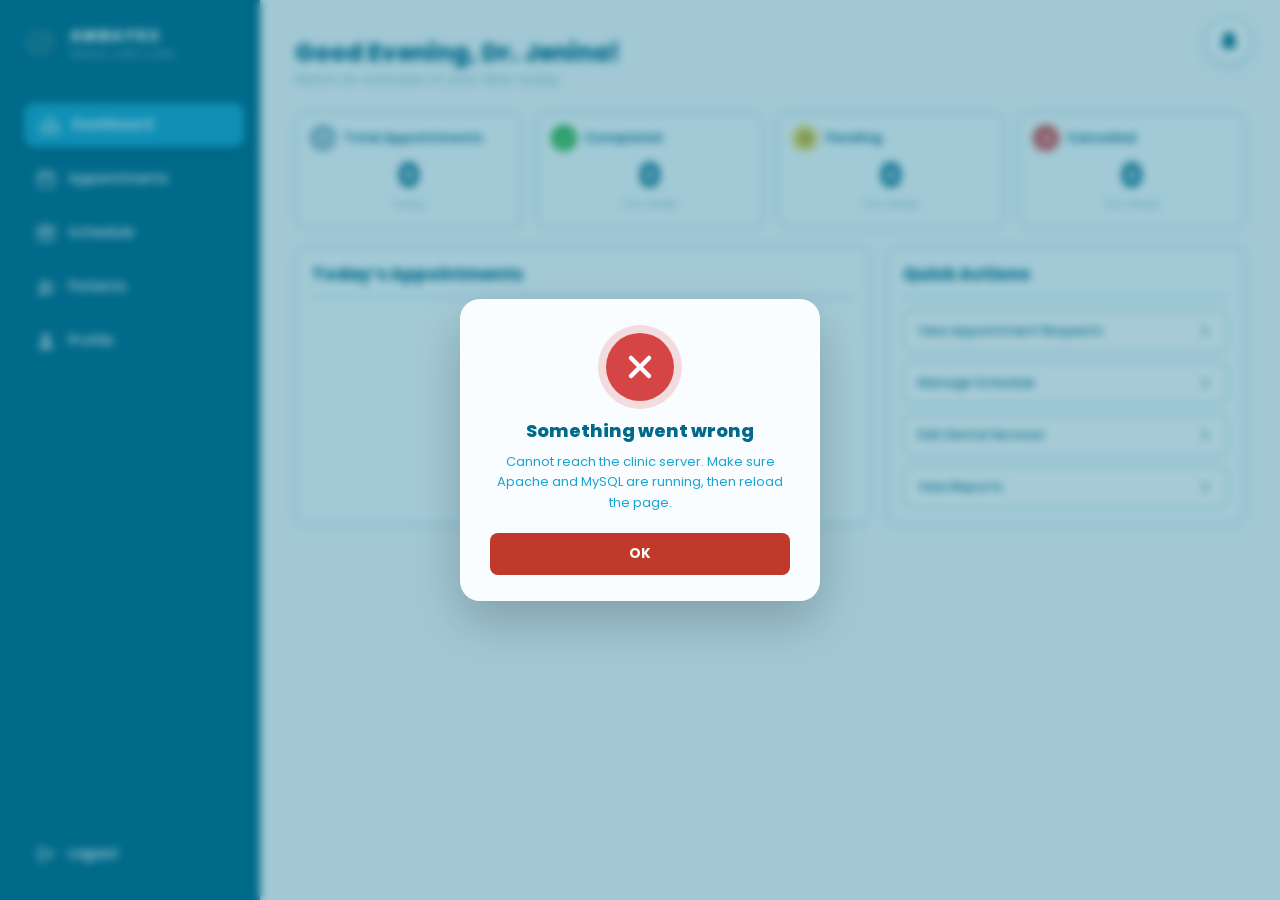
<file: dentist-dashboard.html>
<!DOCTYPE html>
<html lang="en">
<head>
  <meta charset="UTF-8">
  <meta name="viewport" content="width=device-width, initial-scale=1.0">
  <title>Dentist Dashboard - Ambayec Dental Care Clinic</title>
  <link href="https://fonts.googleapis.com/css2?family=Poppins:wght@400;500;600;700;800&display=swap" rel="stylesheet">
  <link rel="stylesheet" href="css/dashboard.css">
  <link rel="stylesheet" href="css/appointments.css">
  <link rel="stylesheet" href="css/dentist.css">
  <link rel="stylesheet" href="css/schedule.css">
  <link rel="stylesheet" href="css/notifications.css">
  <link rel="stylesheet" href="css/popup.css">
</head>
<body>

  <!-- notification bell (built by js/notifications.js) -->
  <div id="notifMount"></div>

  <!-- Icon sprite (used with <svg class="icon"><use href="#i-name"/></svg>) -->
  <svg width="0" height="0" style="position:absolute" aria-hidden="true">
    <symbol id="i-home" viewBox="0 0 24 24"><path d="M3 11.5 12 4l9 7.5V20a1 1 0 0 1-1 1h-5v-6H9v6H4a1 1 0 0 1-1-1z"/></symbol>
    <symbol id="i-calendar" viewBox="0 0 24 24"><rect x="3" y="5" width="18" height="16" rx="2"/><path d="M3 10h18M8 3v4M16 3v4"/></symbol>
    <symbol id="i-calendar-check" viewBox="0 0 24 24"><rect x="3" y="5" width="18" height="16" rx="2"/><path d="M3 10h18M8 3v4M16 3v4M9 15l2 2 4-4"/></symbol>
    <symbol id="i-patients" viewBox="0 0 24 24"><circle cx="9" cy="8" r="3.5" fill="currentColor" stroke="none"/><path d="M2.5 20c0-3.6 3-5.5 6.5-5.5s6.500 1.900 6.500 5.500z" fill="currentColor" stroke="none"/><circle cx="17.500" cy="9" r="2.800" fill="currentColor" stroke="none"/><path d="M17 14.500c2.800 0 5 1.400 5 4.500h-4.500" fill="currentColor" stroke="none"/></symbol>
    <symbol id="i-user" viewBox="0 0 24 24"><circle cx="12" cy="8" r="4.5" fill="currentColor" stroke="none"/><path d="M3.5 21c0-4.3 3.8-6.5 8.5-6.5s8.5 2.2 8.5 6.5z" fill="currentColor" stroke="none"/></symbol>
    <symbol id="i-logout" viewBox="0 0 24 24"><path d="M9 4H5a1 1 0 0 0-1 1v14a1 1 0 0 0 1 1h4"/><path d="M16 8l4 4-4 4M20 12H9"/></symbol>
    <symbol id="i-clock" viewBox="0 0 24 24"><circle cx="12" cy="12" r="9"/><path d="M12 7v5l3 2"/></symbol>
    <symbol id="i-search" viewBox="0 0 24 24"><circle cx="11" cy="11" r="7"/><path d="M20 20l-4-4"/></symbol>
    <symbol id="i-check" viewBox="0 0 24 24"><path d="M5 12.5l4.5 4.5L19 7.5" stroke-width="3"/></symbol>
    <symbol id="i-x" viewBox="0 0 24 24"><path d="M6 6l12 12M18 6L6 18" stroke-width="3"/></symbol>
    <symbol id="i-bell" viewBox="0 0 24 24"><path d="M6 17V11a6 6 0 0 1 12 0v6l1.500 2h-15z"/><path d="M10 21a2 2 0 0 0 4 0"/></symbol>
    <symbol id="i-chevron" viewBox="0 0 24 24"><path d="M9 5l7 7-7 7"/></symbol>
  </svg>

  <div class="dashboard-layout">

    <!-- ================= SIDEBAR ================= -->
    <aside class="sidebar">
      <div class="sidebar-brand">
        <img src="images/logo.png" alt="Logo" class="sidebar-logo">
        <div>
          <div class="sidebar-brand-bold">AMBAYEC</div>
          <div class="sidebar-brand-light">DENTAL CARE CLINIC</div>
        </div>
      </div>

      <nav class="sidebar-menu">
        <a href="#" id="navDashboard" class="nav-link active" onclick="showSection('dashOverview')">
          <svg class="icon"><use href="#i-home"/></svg><span>Dashboard</span>
        </a>
        <a href="#" id="navAppts" class="nav-link" onclick="showSection('appointmentsPage')">
          <svg class="icon"><use href="#i-calendar"/></svg><span>Appointments</span>
        </a>
        <a href="#" id="navSchedule" class="nav-link" onclick="showSection('schedulePage')">
          <svg class="icon"><use href="#i-calendar-check"/></svg><span>Schedule</span>
        </a>
        <a href="#" id="navPatients" class="nav-link" onclick="showSection('patientsPage')">
          <svg class="icon"><use href="#i-patients"/></svg><span>Patients</span>
        </a>
        <a href="#" id="navProfile" class="nav-link" onclick="showSection('profilePage')">
          <svg class="icon"><use href="#i-user"/></svg><span>Profile</span>
        </a>
      </nav>

      <a href="#" class="logout-link" onclick="logoutUser()">
        <svg class="icon"><use href="#i-logout"/></svg><span>Logout</span>
      </a>
    </aside>

    <!-- ================= MAIN CONTENT ================= -->
    <main class="main-content">

      <!-- ===== PAGE: Dashboard ===== -->
      <div id="dashOverview" class="dash-view">
        <div class="dash-top">
          <div class="welcome-header">
            <h2><span data-greeting>Good Morning</span>, <span id="dentistWelcomeName">Dr. Jenina</span>!</h2>
            <p>Here’s an overview of your clinic today.</p>
          </div>
        </div>

        <div class="stat-grid">
          <div class="stat-card">
            <div class="stat-head"><span class="stat-icon blue"><svg class="icon"><use href="#i-calendar"/></svg></span><span class="stat-label">Total Appointments</span></div>
            <div class="stat-value" id="statTotal">0</div>
            <div class="stat-sub">Today</div>
          </div>
          <div class="stat-card">
            <div class="stat-head"><span class="stat-icon green"><svg class="icon"><use href="#i-check"/></svg></span><span class="stat-label">Completed</span></div>
            <div class="stat-value" id="statCompleted">0</div>
            <div class="stat-sub">This Week</div>
          </div>
          <div class="stat-card">
            <div class="stat-head"><span class="stat-icon yellow"><svg class="icon"><use href="#i-clock"/></svg></span><span class="stat-label">Pending</span></div>
            <div class="stat-value" id="statPending">0</div>
            <div class="stat-sub">This Week</div>
          </div>
          <div class="stat-card">
            <div class="stat-head"><span class="stat-icon red"><svg class="icon"><use href="#i-x"/></svg></span><span class="stat-label">Cancelled</span></div>
            <div class="stat-value" id="statCancelled">0</div>
            <div class="stat-sub">This Week</div>
          </div>
        </div>

        <div class="dash-columns">
          <div class="box-card">
            <h3 class="box-title">Today’s Appointments</h3>
            <div class="today-list" id="todayList"></div>
          </div>

          <div class="box-card">
            <h3 class="box-title">Quick Actions</h3>
            <div class="quick-list">
              <button class="quick-btn" onclick="openRequests()"><span>View Appointment Requests</span><svg class="icon"><use href="#i-chevron"/></svg></button>
              <button class="quick-btn" onclick="showSection('schedulePage')"><span>Manage Schedule</span><svg class="icon"><use href="#i-chevron"/></svg></button>
              <button class="quick-btn" onclick="openServicesInfo()"><span>Edit Dental Services</span><svg class="icon"><use href="#i-chevron"/></svg></button>
              <button class="quick-btn" onclick="openReports()"><span>View Reports</span><svg class="icon"><use href="#i-chevron"/></svg></button>
            </div>
          </div>
        </div>
      </div>

      <!-- ===== PAGE: Appointment Requests ===== -->
      <div id="appointmentsPage" class="dash-view" style="display: none;">
        <h2 class="page-title">Appointment Requests</h2>

        <div class="req-panel">
          <div class="req-toolbar">
            <div class="tab-group">
              <button class="tab active" id="tabPending" onclick="setRequestTab('Pending')">Pending (<span id="cntPending">0</span>)</button>
              <button class="tab" id="tabConfirmed" onclick="setRequestTab('Confirmed')">Confirmed (<span id="cntConfirmed">0</span>)</button>
              <button class="tab" id="tabCancelled" onclick="setRequestTab('Cancelled')">Cancelled (<span id="cntCancelled">0</span>)</button>
            </div>
            <label class="search-box">
              <svg class="icon"><use href="#i-search"/></svg>
              <input type="text" id="reqSearch" placeholder="search by patient name..." oninput="renderRequests()">
            </label>
          </div>

          <div class="req-table">
            <div class="req-head">
              <span>Date &amp; Time</span><span>Patient</span><span>Service</span><span>Status</span><span>Actions</span>
            </div>
            <div class="req-body" id="reqRows"></div>
          </div>
        </div>
      </div>

      <!-- ===== PAGE: Manage Schedule ===== -->
      <div id="schedulePage" class="dash-view" style="display: none;">
        <h2 class="page-title">Manage Schedule</h2>

        <div class="sched-toolbar">
          <div class="sched-nav">
            <button class="sched-arrow" onclick="changeWeek(-1)" aria-label="Previous week">&#8249;</button>
            <button class="sched-arrow" onclick="changeWeek(1)" aria-label="Next week">&#8250;</button>
            <span class="sched-week" id="schedWeekLabel">October 5 - 11, 2026</span>
          </div>
          <div class="sched-actions">
            <button class="btn-dark" onclick="openBookPatient()">+ Book for Patient</button>
            <button class="btn-dark" onclick="openAddSchedule()">+ Add Schedule</button>
          </div>
        </div>

        <div class="sched-wrap">
          <div class="sched-grid" id="schedGrid"></div>
        </div>

        <div class="sched-legend">
          <span><i class="lg-box lg-available"></i> Available (click to block)</span>
          <span><i class="lg-box lg-unavailable"></i> Unavailable (click to open again)</span>
          <span><i class="lg-box lg-booked"></i> Booked (click for details)</span>
        </div>
      </div>

      <!-- ===== PAGE: Patient List ===== -->
      <div id="patientsPage" class="dash-view" style="display: none;">
        <div class="patients-top">
          <h2 class="page-title">Patient List</h2>
          <label class="search-box">
            <svg class="icon"><use href="#i-search"/></svg>
            <input type="text" id="patientSearch" placeholder="search by patient name..." oninput="renderPatients()">
          </label>
        </div>

        <div class="pat-table">
          <div class="pat-head">
            <span>Name</span><span>Contact Number</span><span>Email</span><span>Last Visit</span><span>Actions</span>
          </div>
          <div class="pat-body" id="patientRows"></div>
        </div>
      </div>

      <!-- ===== PAGE: Profile ===== -->
      <div id="profilePage" class="dash-view" style="display: none;">
        <h2 class="page-title">My Profile</h2>

        <div class="dprofile-card">
          <div class="dprofile-top">
            <div class="dprofile-avatar"><svg class="icon"><use href="#i-user"/></svg></div>
            <div class="dprofile-id">
              <div class="dprofile-name" id="dpHeaderName"></div>
              <div class="dprofile-role">Dentist</div>
            </div>
            <div class="dprofile-actions">
              <button class="btn-dark" id="dpEditBtn" onclick="handleDentistProfileButton()">Edit Profile</button>
              <button class="btn-dark" id="dpPasswordBtn" onclick="openPasswordModal()">Update Password</button>
              <button class="btn-cancel" id="dpCancelBtn" style="display: none;" onclick="cancelDentistProfileEdit()">Cancel</button>
            </div>
          </div>

          <form id="dpForm" class="dprofile-fields" onsubmit="return false;">
            <div class="dfield">
              <label for="dpFullName">Full Name</label>
              <input type="text" id="dpFullName" data-field="fullName" readonly>
            </div>
            <div class="dfield">
              <label for="dpEmail">Email Address</label>
              <input type="email" id="dpEmail" data-field="email" readonly>
            </div>
            <div class="dfield">
              <label for="dpContact">Contact Number</label>
              <input type="tel" id="dpContact" data-field="contact" readonly>
            </div>
          </form>
          <p class="profile-message" id="dpMessage"></p>
        </div>
      </div>

    </main>
  </div>

  <!-- ================= POP-UPS ================= -->

  <!-- Appointment details (from the schedule) -->
  <div id="apptModal" class="modal-overlay">
    <div class="modal-card">
      <div class="modal-header">
        <h3>Appointment Details</h3>
        <button class="btn-close-modal" onclick="closeModal('apptModal')">✕</button>
      </div>
      <div class="modal-details">
        <p><strong>Appointment ID:</strong> <span id="adId"></span></p>
        <p><strong>Patient:</strong> <span id="adPatient"></span></p>
        <p><strong>Contact:</strong> <span id="adContact"></span></p>
        <p><strong>Service:</strong> <span id="adService"></span></p>
        <p><strong>Date &amp; Time:</strong> <span id="adDateTime"></span></p>
        <p><strong>Status:</strong> <span id="adStatus" class="status-badge"></span></p>
      </div>
      <button class="btn-next" style="width: 100%;" onclick="closeModal('apptModal')">Close</button>
    </div>
  </div>

  <!-- Are you sure? -->
  <div id="confirmModal" class="modal-overlay">
    <div class="modal-card confirm-card">
      <h3 class="confirm-title" id="confirmTitle">Are you sure?</h3>
      <p class="confirm-text" id="confirmText"></p>
      <div class="confirm-buttons">
        <button class="btn-back" onclick="closeModal('confirmModal')">No, go back</button>
        <button class="btn-danger" id="confirmYes">Yes</button>
      </div>
    </div>
  </div>

  <!-- Book for Patient (the dentist schedules an appointment for a patient) -->
  <div id="bookPatientModal" class="modal-overlay">
    <div class="modal-card">
      <div class="modal-header">
        <h3>Book for Patient</h3>
        <button class="btn-close-modal" onclick="closeModal('bookPatientModal')">✕</button>
      </div>

      <div class="mfield">
        <label for="bpPatient">Patient</label>
        <select id="bpPatient" onchange="bpPatientChanged()"></select>
      </div>

      <div class="form-grid" id="bpNewFields" style="display: none;">
        <div class="mfield"><label for="bpFirst">First name</label><input type="text" id="bpFirst"></div>
        <div class="mfield"><label for="bpLast">Last name</label><input type="text" id="bpLast"></div>
        <div class="mfield" style="grid-column: 1 / -1;"><label for="bpContact">Contact number</label><input type="tel" id="bpContact"></div>
      </div>

      <div class="form-grid">
        <div class="mfield"><label for="bpService">Service</label><select id="bpService"></select></div>
        <div class="mfield"><label for="bpDate">Date</label><input type="date" id="bpDate" onchange="bpRefreshTimes()"></div>
      </div>
      <div class="mfield">
        <label for="bpTime">Time</label>
        <select id="bpTime"></select>
      </div>

      <p class="modal-note">Appointments you add are confirmed right away, and the patient is notified.</p>
      <p class="modal-error" id="bpError"></p>
      <div class="modal-buttons">
        <button class="btn-cancel" onclick="closeModal('bookPatientModal')">Cancel</button>
        <button class="btn-dark" onclick="saveBookPatient()">Schedule</button>
      </div>
    </div>
  </div>

  <!-- Add Schedule -->
  <div id="scheduleModal" class="modal-overlay">
    <div class="modal-card">
      <div class="modal-header">
        <h3>Add Schedule</h3>
        <button class="btn-close-modal" onclick="closeModal('scheduleModal')">✕</button>
      </div>
      <div class="form-grid">
        <div class="mfield"><label for="schFrom">From date</label><input type="date" id="schFrom"></div>
        <div class="mfield"><label for="schTo">To date</label><input type="date" id="schTo"></div>
        <div class="mfield"><label for="schStart">Start time</label><select id="schStart"></select></div>
        <div class="mfield"><label for="schEnd">End time</label><select id="schEnd"></select></div>
      </div>
      <div class="mfield">
        <label>Mark these times as</label>
        <div class="radio-row">
          <label class="radio-opt"><input type="radio" name="schMode" value="block" checked> Unavailable (day off, leave, break)</label>
          <label class="radio-opt"><input type="radio" name="schMode" value="open"> Available again</label>
        </div>
      </div>
      <p class="modal-error" id="schError"></p>
      <div class="modal-buttons">
        <button class="btn-cancel" onclick="closeModal('scheduleModal')">Cancel</button>
        <button class="btn-dark" onclick="applySchedule()">Apply</button>
      </div>
    </div>
  </div>

  <!-- Patient: view -->
  <div id="patientViewModal" class="modal-overlay">
    <div class="modal-card wide">
      <div class="modal-header">
        <h3 id="pvName">Patient</h3>
        <button class="btn-close-modal" onclick="closeModal('patientViewModal')">✕</button>
      </div>
      <div class="pv-grid">
        <p><strong>Patient ID:</strong> <span id="pvId"></span></p>
        <p><strong>Age:</strong> <span id="pvAge"></span></p>
        <p><strong>Gender:</strong> <span id="pvGender"></span></p>
        <p><strong>Contact:</strong> <span id="pvContact"></span></p>
        <p><strong>Email:</strong> <span id="pvEmail"></span></p>
        <p><strong>Address:</strong> <span id="pvAddress"></span></p>
      </div>
      <h4 class="pv-sub">Appointments</h4>
      <div class="pv-visits" id="pvVisits"></div>
      <button class="btn-next" style="width: 100%; margin-top: 16px;" onclick="closeModal('patientViewModal')">Close</button>
    </div>
  </div>

  <!-- Patient: edit -->
  <div id="patientEditModal" class="modal-overlay">
    <div class="modal-card">
      <div class="modal-header">
        <h3>Edit Patient</h3>
        <button class="btn-close-modal" onclick="closeModal('patientEditModal')">✕</button>
      </div>
      <div class="form-grid">
        <div class="mfield"><label for="peFirst">First name</label><input type="text" id="peFirst"></div>
        <div class="mfield"><label for="peLast">Last name</label><input type="text" id="peLast"></div>
        <div class="mfield"><label for="peContact">Contact number</label><input type="tel" id="peContact"></div>
        <div class="mfield"><label for="peEmail">Email</label><input type="email" id="peEmail"></div>
      </div>
      <p class="modal-error" id="peError"></p>
      <div class="modal-buttons">
        <button class="btn-cancel" onclick="closeModal('patientEditModal')">Cancel</button>
        <button class="btn-dark" onclick="savePatientEdit()">Save</button>
      </div>
    </div>
  </div>

  <!-- Update Password -->
  <div id="passwordModal" class="modal-overlay">
    <div class="modal-card confirm-card">
      <div class="modal-header">
        <h3>Update Password</h3>
        <button class="btn-close-modal" onclick="closeModal('passwordModal')">✕</button>
      </div>
      <div class="mfield"><label for="pwCurrent">Current password</label><input type="password" id="pwCurrent" autocomplete="current-password"></div>
      <div class="mfield"><label for="pwNew">New password</label><input type="password" id="pwNew" autocomplete="new-password"></div>
      <div class="mfield"><label for="pwConfirm">Confirm new password</label><input type="password" id="pwConfirm" autocomplete="new-password"></div>
      <p class="modal-error" id="pwError"></p>
      <div class="modal-buttons">
        <button class="btn-cancel" onclick="closeModal('passwordModal')">Cancel</button>
        <button class="btn-dark" onclick="savePassword()">Update</button>
      </div>
    </div>
  </div>

  <!-- Reports -->
  <div id="reportsModal" class="modal-overlay">
    <div class="modal-card wide">
      <div class="modal-header">
        <h3 id="reportTitle">Reports</h3>
        <button class="btn-close-modal" onclick="closeModal('reportsModal')">✕</button>
      </div>
      <div id="reportBody"></div>
      <button class="btn-next" style="width: 100%; margin-top: 16px;" onclick="closeModal('reportsModal')">Close</button>
    </div>
  </div>

  <!-- small message at the bottom of the screen -->
  <div class="toast" id="toast"></div>

  <!-- Scripts: order matters (clinic-store.js and dentist.js first) -->
  <script src="js/popup.js"></script>
  <script src="js/auth.js"></script>
  <script src="js/greeting.js"></script>
  <script src="js/clinic-store.js"></script>
  <script src="js/notifications.js"></script>
  <script src="js/dentist.js"></script>
  <script src="js/dentist-appointments.js"></script>
  <script src="js/dentist-schedule.js"></script>
  <script src="js/dentist-patients.js"></script>
  <script src="js/dentist-profile.js"></script>
</body>
</html>
</file>
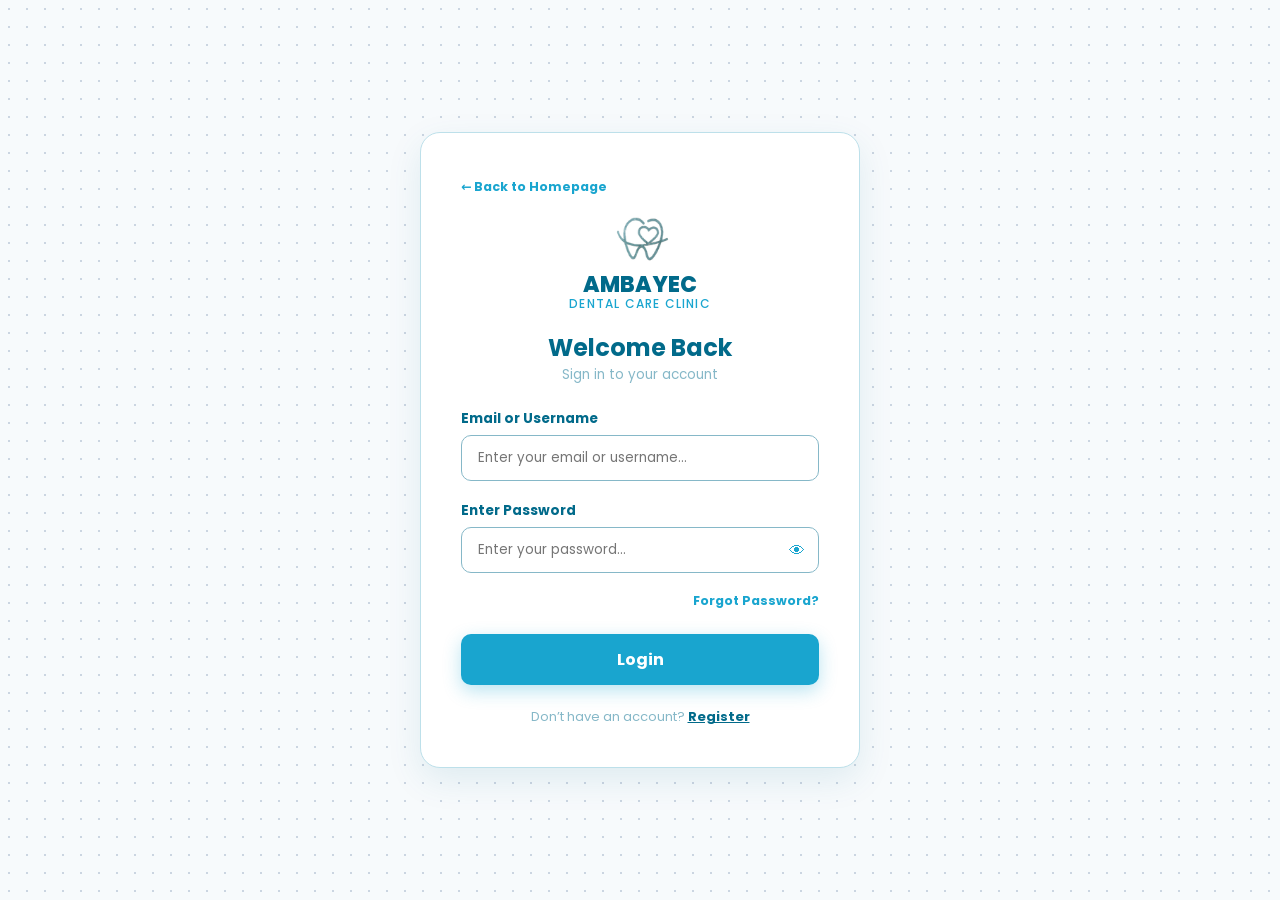
<file: login.html>
<!DOCTYPE html>
<html lang="en">
<head>
  <meta charset="UTF-8">
  <title>Login - Ambayec Dental Care Clinic</title>
  <link href="https://fonts.googleapis.com/css2?family=Poppins:wght@400;500;600;700;800&display=swap" rel="stylesheet">
  <link rel="stylesheet" href="css/login.css">
  <link rel="stylesheet" href="css/popup.css">
</head>
<body>

  <div class="auth-container">
    <div class="login-card">
      
      <!-- Back to Homepage Button -->
      <a href="index.html" class="btn-back-home">← Back to Homepage</a>

      <div class="brand-section-header">
        <img src="images/logo.png" alt="Logo" class="clinic-logo-img">
        <div class="brand-title-text">
          <span class="brand-bold-title">AMBAYEC</span>
          <span class="brand-sub-title">DENTAL CARE CLINIC</span>
        </div>
      </div>

      <div class="welcome-header">
        <h2>Welcome Back</h2>
        <p>Sign in to your account</p>
      </div>

      <form id="loginForm">
        <div class="form-group">
          <label>Email or Username</label>
          <input type="text" id="username" class="form-control" placeholder="Enter your email or username..." required>
        </div>

        <div class="form-group">
          <label>Enter Password</label>
          <div class="password-wrapper">
            <input type="password" id="password" class="form-control" placeholder="Enter your password..." required>
            <button type="button" class="toggle-password" id="togglePasswordBtn">👁</button>
          </div>
        </div>

        <div class="forgot-wrapper">
          <a href="#" class="forgot-link">Forgot Password?</a>
        </div>

        <button type="submit" class="btn-login">Login</button>
      </form>

      <div class="card-footer">
        <span>Don’t have an account?</span>
        <a href="register.html" class="register-link">Register</a>
      </div>
    </div>
  </div>

  <script src="js/popup.js"></script>
  <script src="js/auth.js"></script>
  <script src="js/login.js"></script>
</body>
</html>
</file>
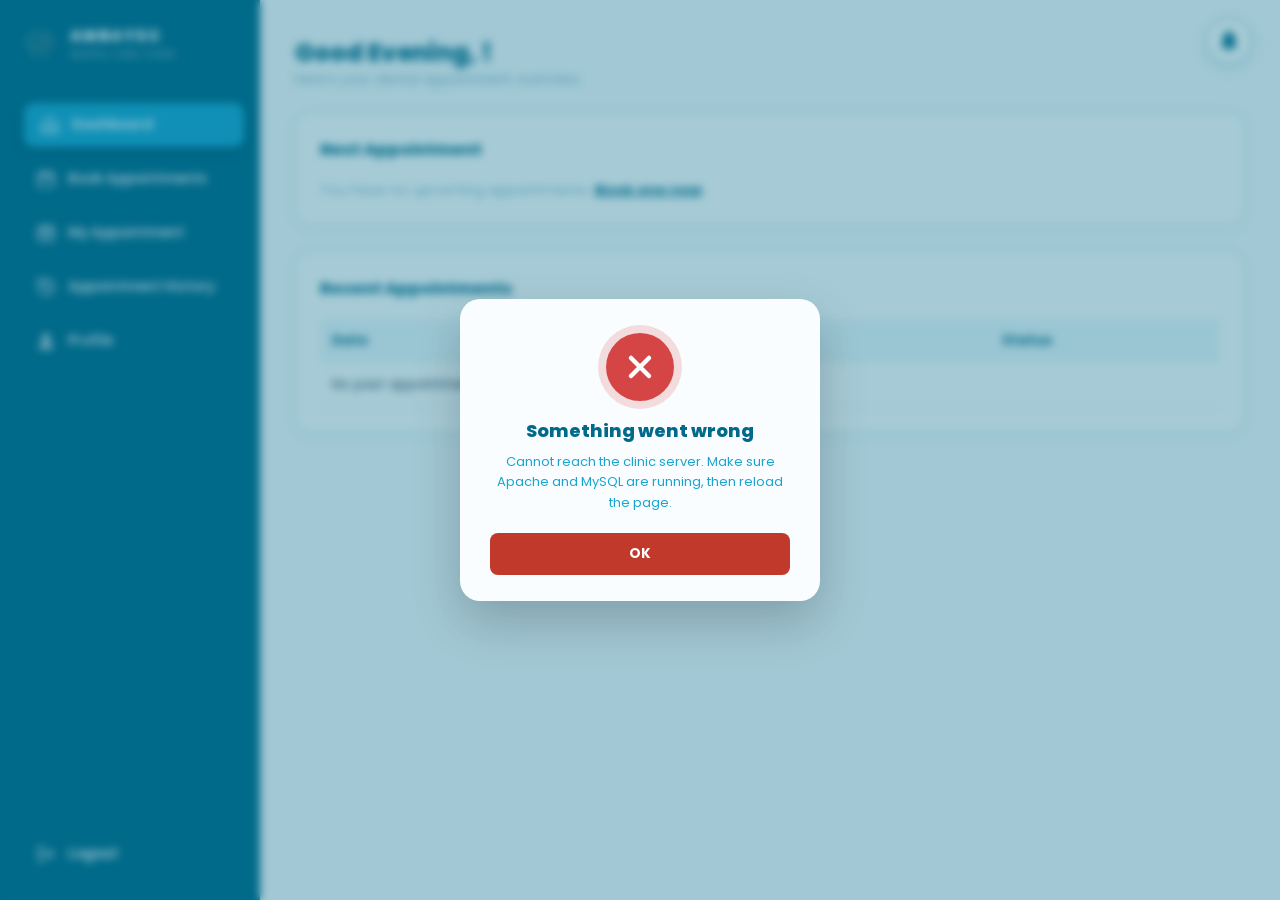
<file: patient-dashboard.html>
<!DOCTYPE html>
<html lang="en">
<head>
  <meta charset="UTF-8">
  <meta name="viewport" content="width=device-width, initial-scale=1.0">
  <title>Patient Dashboard - Ambayec Dental Care Clinic</title>
  <link href="https://fonts.googleapis.com/css2?family=Poppins:wght@400;500;600;700;800&display=swap" rel="stylesheet">
  <link rel="stylesheet" href="css/dashboard.css">
  <link rel="stylesheet" href="css/booking.css">
  <link rel="stylesheet" href="css/appointments.css">
  <link rel="stylesheet" href="css/profile.css">
  <link rel="stylesheet" href="css/notifications.css">
  <link rel="stylesheet" href="css/popup.css">
</head>
<body>

  <!-- notification bell (built by js/notifications.js) -->
  <div id="notifMount"></div>

  <!-- Icon sprite (used with <svg class="icon"><use href="#i-name"/></svg>) -->
  <svg width="0" height="0" style="position:absolute" aria-hidden="true">
    <symbol id="i-home" viewBox="0 0 24 24"><path d="M3 11.5 12 4l9 7.5V20a1 1 0 0 1-1 1h-5v-6H9v6H4a1 1 0 0 1-1-1z"/></symbol>
    <symbol id="i-calendar" viewBox="0 0 24 24"><rect x="3" y="5" width="18" height="16" rx="2"/><path d="M3 10h18M8 3v4M16 3v4"/></symbol>
    <symbol id="i-calendar-check" viewBox="0 0 24 24"><rect x="3" y="5" width="18" height="16" rx="2"/><path d="M3 10h18M8 3v4M16 3v4M9 15l2 2 4-4"/></symbol>
    <symbol id="i-history" viewBox="0 0 24 24"><path d="M3 12a9 9 0 1 0 3-6.7L3 8"/><path d="M3 3v5h5"/><path d="M12 7v5l3 2"/></symbol>
    <symbol id="i-user" viewBox="0 0 24 24"><circle cx="12" cy="8" r="4.5" fill="currentColor" stroke="none"/><path d="M3.5 21c0-4.3 3.8-6.5 8.5-6.5s8.5 2.2 8.5 6.5z" fill="currentColor" stroke="none"/></symbol>
    <symbol id="i-doctor" viewBox="0 0 24 24"><circle cx="12" cy="8" r="4"/><path d="M4 21v-1a8 8 0 0 1 16 0v1"/><path d="M9.5 14.5 12 18l2.5-3.5"/></symbol>
    <symbol id="i-logout" viewBox="0 0 24 24"><path d="M9 4H5a1 1 0 0 0-1 1v14a1 1 0 0 0 1 1h4"/><path d="M16 8l4 4-4 4M20 12H9"/></symbol>
    <symbol id="i-clock" viewBox="0 0 24 24"><circle cx="12" cy="12" r="9"/><path d="M12 7v5l3 2"/></symbol>
    <symbol id="i-search" viewBox="0 0 24 24"><circle cx="11" cy="11" r="7"/><path d="M20 20l-4-4"/></symbol>
    <symbol id="i-check" viewBox="0 0 24 24"><path d="M5 12.5l4.5 4.5L19 7.5" stroke-width="3"/></symbol>
    <symbol id="i-tooth" viewBox="0 0 24 24">
      <path fill="currentColor" stroke="none" d="M12 6.5c-1.2-1-2.6-1.5-4-1.5C5.5 5 4 6.8 4 9.3c0 1.7.5 3 1 4.4.6 1.6.9 3.3 1.3 5 .2 1 .8 1.8 1.7 1.8 1 0 1.5-.9 1.8-2l.5-2.2c.2-.8.6-1.2 1.2-1.2s1 .4 1.2 1.2l.5 2.2c.3 1.1.8 2 1.8 2 .9 0 1.5-.8 1.7-1.8.4-1.7.7-3.4 1.3-5 .5-1.4 1-2.7 1-4.4C20 6.8 18.5 5 16 5c-1.4 0-2.8.5-4 1.5z"/>
      <path fill="#19a5cf" stroke="none" d="M19.5 0l.6 1.4L21.5 2l-1.4.6-.6 1.4-.6-1.4L17.5 2l1.4-.6z"/>
    </symbol>
  </svg>

  <div class="dashboard-layout">

    <!-- ================= SIDEBAR ================= -->
    <aside class="sidebar">
      <div class="sidebar-brand">
        <img src="images/logo.png" alt="Logo" class="sidebar-logo">
        <div>
          <div class="sidebar-brand-bold">AMBAYEC</div>
          <div class="sidebar-brand-light">DENTAL CARE CLINIC</div>
        </div>
      </div>

      <nav class="sidebar-menu">
        <a href="#" id="navDashboard" class="nav-link active" onclick="showSection('dashOverview')">
          <svg class="icon"><use href="#i-home"/></svg><span>Dashboard</span>
        </a>
        <a href="#" id="navBook" class="nav-link" onclick="showSection('bookStep1')">
          <svg class="icon"><use href="#i-calendar"/></svg><span>Book Appointments</span>
        </a>
        <a href="#" id="navMyAppt" class="nav-link" onclick="showSection('myAppointment')">
          <svg class="icon"><use href="#i-calendar-check"/></svg><span>My Appointment</span>
        </a>
        <a href="#" id="navHistory" class="nav-link" onclick="showSection('appointmentHistory')">
          <svg class="icon"><use href="#i-history"/></svg><span>Appointment History</span>
        </a>
        <a href="#" id="navProfile" class="nav-link" onclick="showSection('profilePage')">
          <svg class="icon"><use href="#i-user"/></svg><span>Profile</span>
        </a>
      </nav>

      <a href="#" class="logout-link" onclick="logoutUser()">
        <svg class="icon"><use href="#i-logout"/></svg><span>Logout</span>
      </a>
    </aside>

    <!-- ================= MAIN CONTENT ================= -->
    <main class="main-content">

      <!-- ===== PAGE: Dashboard overview ===== -->
      <div id="dashOverview" class="dash-view">
        <div class="welcome-header">
          <h2><span data-greeting>Good Morning</span>, <span id="patientWelcomeName">Chai</span>!</h2>
          <p>Here’s your dental appointment overview.</p>
        </div>

        <div class="dash-card">
          <div class="dash-card-title">Next Appointment</div>

          <div class="appointment-grid" id="nextApptContent">
            <div class="appointment-info">
              <h3 id="ovDate">—</h3>
              <p id="ovTime">—</p>
              <p><strong id="ovDentist">—</strong><br><span id="ovService">—</span></p>
              <button class="btn-view-details" onclick="viewNextDetails()">View Details</button>
            </div>
            <div class="mini-calendar">
              <table>
                <tr><th>Su</th><th>Mo</th><th>Tu</th><th>We</th><th>Th</th><th>Fr</th><th>Sa</th></tr>
                <tr id="miniCalendarRow"></tr>
              </table>
            </div>
          </div>

          <p id="nextApptEmpty" class="empty-text" style="display: none;">
            You have no upcoming appointments.
            <a href="#" onclick="showSection('bookStep1')">Book one now</a>
          </p>
        </div>

        <div class="dash-card">
          <div class="dash-card-title">Recent Appointments</div>
          <table class="data-table">
            <thead>
              <tr><th>Date</th><th>Service</th><th>Dentist</th><th>Status</th></tr>
            </thead>
            <tbody id="recentApptBody"></tbody>
          </table>
        </div>
      </div>

      <!-- ===== PAGE: Book Appointment - Step 1 (Service) ===== -->
      <div id="bookStep1" class="dash-view" style="display: none;">
        <h2 class="page-title">Book an Appointment</h2>
        <div class="step-bar">
          <div class="step-item active"><span class="step-circle">1</span> Service</div>
          <div class="step-item"><span class="step-circle">2</span> Date &amp; Time</div>
          <div class="step-item"><span class="step-circle">3</span> Confirmation</div>
        </div>

        <h3 class="section-title">Select Dental Service</h3>

        <div class="booking-services-grid">
          <div class="booking-card selected" data-service="Dental Cleaning" onclick="selectService(this)">
            <svg class="icon tooth-icon"><use href="#i-tooth"/></svg>
            <h3>Dental Cleaning</h3>
            <p>Routine teeth cleaning</p>
          </div>
          <div class="booking-card" data-service="Consultation" onclick="selectService(this)">
            <svg class="icon tooth-icon"><use href="#i-tooth"/></svg>
            <h3>Consultation</h3>
            <p>Expert oral advice</p>
          </div>
          <div class="booking-card" data-service="Tooth Extraction" onclick="selectService(this)">
            <svg class="icon tooth-icon"><use href="#i-tooth"/></svg>
            <h3>Tooth Extraction</h3>
            <p>Safe extraction</p>
          </div>
          <div class="booking-card" data-service="Dental Filling" onclick="selectService(this)">
            <svg class="icon tooth-icon"><use href="#i-tooth"/></svg>
            <h3>Dental Filling</h3>
            <p>Repair cavities</p>
          </div>
          <div class="booking-card" data-service="Teeth Whitening" onclick="selectService(this)">
            <svg class="icon tooth-icon"><use href="#i-tooth"/></svg>
            <h3>Teeth Whitening</h3>
            <p>Brighter smile</p>
          </div>
          <div class="booking-card" data-service="Root Canal" onclick="selectService(this)">
            <svg class="icon tooth-icon"><use href="#i-tooth"/></svg>
            <h3>Root Canal</h3>
            <p>Save damaged teeth</p>
          </div>
          <div class="booking-card" data-service="Oral Prophylaxis" title="Regular checkups pair a dentist's visual inspection for decay, bite alignment, and oral cancer signs with professional scaling (oral prophylaxis) to remove hardened tartar." onclick="selectService(this)">
            <svg class="icon tooth-icon"><use href="#i-tooth"/></svg>
            <h3>Oral Prophylaxis</h3>
            <p>Professional scaling & polishing</p>
          </div>
          <div class="booking-card" data-service="Restorative Treatment" title="Composite (tooth-colored) or amalgam resins repair structural damage and cavities, stopping further decay." onclick="selectService(this)">
            <svg class="icon tooth-icon"><use href="#i-tooth"/></svg>
            <h3>Restorative Treatment</h3>
            <p>Fillings & tooth repair</p>
          </div>
          <div class="booking-card" data-service="Prosthodontic Treatment" title="Custom caps restore broken teeth, while bridges span gaps left by missing teeth using adjacent teeth as anchors." onclick="selectService(this)">
            <svg class="icon tooth-icon"><use href="#i-tooth"/></svg>
            <h3>Prosthodontic Treatment</h3>
            <p>Crowns, bridges & replacements</p>
          </div>
          <div class="booking-card" data-service="Practicing Orthodontics" title="Straightens teeth and corrects bite alignment." onclick="selectService(this)">
            <svg class="icon tooth-icon"><use href="#i-tooth"/></svg>
            <h3>Practicing Orthodontics</h3>
            <p>Teeth & bite alignment</p>
          </div>
        </div>

        <div class="booking-action-footer">
          <button class="btn-cancel" onclick="cancelBooking()">Cancel</button>
          <button class="btn-next" onclick="showSection('bookStep2')">Next</button>
        </div>
      </div>

      <!-- ===== PAGE: Book Appointment - Step 2 (Date & Time) ===== -->
      <div id="bookStep2" class="dash-view" style="display: none;">
        <h2 class="page-title">Book an Appointment</h2>
        <div class="step-bar">
          <div class="step-item"><span class="step-circle">1</span> Service</div>
          <div class="step-item active"><span class="step-circle">2</span> Date &amp; Time</div>
          <div class="step-item"><span class="step-circle">3</span> Confirmation</div>
        </div>

        <h3 class="section-title">Choose Date &amp; Time</h3>

        <div class="datetime-grid">
          <div>
            <div class="panel calendar-card">
              <div class="calendar-header">
                <button class="cal-nav" id="calPrev" onclick="changeMonth(-1)" aria-label="Previous month">&#8249;</button>
                <span id="calMonthLabel">October 2026</span>
                <button class="cal-nav" id="calNext" onclick="changeMonth(1)" aria-label="Next month">&#8250;</button>
              </div>
              <div class="calendar-weekdays">
                <span>Su</span><span>Mo</span><span>Tu</span><span>We</span><span>Th</span><span>Fr</span><span>Sa</span>
              </div>
              <div class="calendar-days" id="calendarDays"></div>
            </div>
            <div class="calendar-legend"><span class="legend-dot"></span> Dentist Not Available</div>
          </div>

          <div class="datetime-side">
            <div class="panel">
              <h4 class="panel-title">Available Times</h4>
              <div class="time-slots">
                <div class="time-btn" onclick="selectTime(this)">9:00 AM</div>
                <div class="time-btn" onclick="selectTime(this)">10:00 AM</div>
                <div class="time-btn" onclick="selectTime(this)">11:00 AM</div>
                <div class="time-btn" onclick="selectTime(this)">1:00 PM</div>
              </div>
            </div>

            <div class="panel">
              <h4 class="panel-title">Selected</h4>
              <div class="selected-row">
                <svg class="icon"><use href="#i-calendar"/></svg>
                <span id="selectedDateText" class="placeholder-text">Pick a date</span>
              </div>
              <div class="selected-row">
                <svg class="icon"><use href="#i-clock"/></svg>
                <span id="selectedTimeText" class="placeholder-text">Pick a time</span>
              </div>
            </div>
          </div>
        </div>

        <div class="booking-action-footer">
          <button class="btn-back" onclick="showSection('bookStep1')">Back</button>
          <button class="btn-next" id="step2NextBtn" onclick="goToConfirmation()" disabled>Next</button>
        </div>
      </div>

      <!-- ===== PAGE: Book Appointment - Step 3 (Confirmation) ===== -->
      <div id="bookStep3" class="dash-view" style="display: none;">
        <h2 class="page-title">Book an Appointment</h2>
        <div class="step-bar">
          <div class="step-item"><span class="step-circle">1</span> Service</div>
          <div class="step-item"><span class="step-circle">2</span> Date &amp; Time</div>
          <div class="step-item active"><span class="step-circle">3</span> Confirmation</div>
        </div>

        <h3 class="section-title">Confirm your booking</h3>

        <div class="panel summary-card">
          <h4 class="summary-title">Selected Information</h4>
          <div class="summary-row">
            <svg class="icon"><use href="#i-calendar"/></svg>
            <span>Date: <span id="confirmDate"></span></span>
          </div>
          <div class="summary-row">
            <svg class="icon"><use href="#i-clock"/></svg>
            <span>Time: <span id="confirmTime"></span></span>
          </div>
          <div class="summary-row">
            <svg class="icon tooth-icon"><use href="#i-tooth"/></svg>
            <span>Service: <span id="confirmService"></span></span>
          </div>
        </div>

        <div class="booking-action-footer">
          <button class="btn-back" onclick="showSection('bookStep2')">Back</button>
          <button class="btn-next" onclick="confirmBooking()">Confirm Booking</button>
        </div>
      </div>

      <!-- ===== PAGE: My Appointment ===== -->
      <div id="myAppointment" class="dash-view" style="display: none;">
        <h2 class="page-title">My Appointment</h2>
        <p class="page-subtitle">Your next scheduled visit.</p>

        <div class="appt-card" id="apptCard">
          <div class="appt-main">
            <div class="date-block">
              <span class="date-block-month" id="maMonth">SEP</span>
              <span class="date-block-day" id="maDay">24</span>
              <span class="date-block-year" id="maYear">2026</span>
              <span class="date-block-weekday" id="maWeekday">Thu</span>
            </div>
            <div class="appt-details">
              <div class="appt-line"><svg class="icon"><use href="#i-clock"/></svg><span id="maTime"></span></div>
              <div class="appt-line"><svg class="icon tooth-icon"><use href="#i-tooth"/></svg><span id="maService"></span></div>
              <div class="appt-line"><svg class="icon"><use href="#i-doctor"/></svg><span id="maDentist"></span></div>
              <div class="appt-id">Appointment ID: <span id="maId"></span></div>
            </div>
          </div>

          <div class="appt-status">
            <div class="appt-status-label">Appointment Status:</div>
            <span class="status-badge lg pending" id="maStatus">Pending</span>
            <hr class="appt-status-divider">
            <button class="btn-dark" id="maCancelBtn" onclick="askCancelAppointment()">Cancel Appointment</button>
            <p class="appt-note" id="maCancelNote" style="display: none;">This appointment was cancelled.</p>
          </div>
        </div>

        <div class="dash-card appt-empty" id="apptEmpty" style="display: none;">
          <p class="empty-text">
            You have no upcoming appointment.
            <a href="#" onclick="showSection('bookStep1')">Book an appointment</a>
          </p>
        </div>

        <div class="clinic-info-card">
          <h3 class="clinic-info-title">Clinic and Location Information</h3>
          <div class="clinic-info-body">
            <p><strong>Address:</strong> #419 Quezon St. San Antonio, San Pedro Laguna</p>
            <p><strong>Contact Number:</strong> (0921) 249 3296 / (02) 847 6049</p>
            <p><strong>Operating Hours:</strong> Monday to Saturday: 10AM - 6PM | Sunday: by appointment</p>
          </div>
        </div>
      </div>

      <!-- ===== PAGE: Appointment History ===== -->
      <div id="appointmentHistory" class="dash-view" style="display: none;">
        <h2 class="page-title">Appointment History</h2>
        <p class="page-subtitle">View your past dental visits and treatment records.</p>

        <div class="history-panel">
          <div class="history-filters">
            <label class="search-box">
              <svg class="icon"><use href="#i-search"/></svg>
              <input type="text" id="historySearch" placeholder="search by service or date..." oninput="renderHistory()">
            </label>
            <select id="historyService" class="filter-select" onchange="renderHistory()">
              <option value="all">all services</option>
            </select>
            <div class="year-select">
              <svg class="icon"><use href="#i-calendar"/></svg>
              <select id="historyYear" onchange="renderHistory()"></select>
            </div>
          </div>

          <div class="history-table">
            <div class="history-head">
              <span>Date &amp; Time</span><span>Service</span><span>Dentist</span><span>Status</span>
            </div>
            <div id="historyRows"></div>
          </div>
        </div>
      </div>

      <!-- ===== PAGE: Profile ===== -->
      <div id="profilePage" class="dash-view" style="display: none;">
        <h2 class="page-title">My Profile</h2>

        <div class="profile-card">
          <div class="profile-top">
            <div class="profile-avatar"><svg class="icon"><use href="#i-user"/></svg></div>
            <div class="profile-id">
              <div class="profile-name" id="profileName"></div>
              <div class="profile-patient-id">Patient ID: <span id="profilePatientId"></span></div>
            </div>
            <div class="profile-actions">
              <button class="btn-cancel" id="profileCancelBtn" style="display: none;" onclick="cancelProfileEdit()">Cancel</button>
              <button class="btn-dark" id="profileEditBtn" onclick="handleProfileButton()">Edit Profile</button>
            </div>
          </div>

          <h3 class="profile-section-title">Personal Information</h3>

          <form id="profileForm" class="profile-fields" onsubmit="return false;">
            <div class="field">
              <label for="pfFirstName">First Name</label>
              <input type="text" id="pfFirstName" data-field="firstName" readonly>
            </div>
            <div class="field">
              <label for="pfLastName">Last Name</label>
              <input type="text" id="pfLastName" data-field="lastName" readonly>
            </div>
            <div class="field">
              <label for="pfMiddleName">Middle Name</label>
              <input type="text" id="pfMiddleName" data-field="middleName" readonly>
            </div>
            <div class="field">
              <label for="pfDob">Date of Birth</label>
              <input type="date" id="pfDob" data-field="dob" readonly>
            </div>
            <div class="field field-auto">
              <label for="pfAge">Age</label>
              <input type="text" id="pfAge" readonly tabindex="-1" placeholder="Set your date of birth">
            </div>
            <div class="field">
              <label for="pfGender">Gender</label>
              <select id="pfGender" data-field="gender" disabled>
                <option value="Male">Male</option>
                <option value="Female">Female</option>
              </select>
            </div>
            <div class="field">
              <label for="pfContact">Contact Number</label>
              <input type="tel" id="pfContact" data-field="contact" readonly>
            </div>
            <div class="field">
              <label for="pfEmail">Email</label>
              <input type="email" id="pfEmail" data-field="email" readonly>
            </div>
            <div class="field field-full">
              <label for="pfAddress">Address</label>
              <input type="text" id="pfAddress" data-field="address" readonly>
            </div>
          </form>
          <p class="profile-message" id="profileMessage"></p>
        </div>
      </div>

    </main>
  </div>

  <!-- ================= POP-UPS ================= -->

  <!-- Appointment Details -->
  <div id="appointmentModal" class="modal-overlay">
    <div class="modal-card">
      <div class="modal-header">
        <h3>Appointment Details</h3>
        <button class="btn-close-modal" onclick="closeModal()">✕</button>
      </div>
      <div class="modal-details">
        <p><strong>Clinic:</strong> Ambayec Dental Care Clinic</p>
        <p><strong>Appointment ID:</strong> <span id="detailId">—</span></p>
        <p><strong>Service:</strong> <span id="detailService"></span></p>
        <p><strong>Dentist:</strong> <span id="detailDentist"></span></p>
        <p><strong>Date &amp; Time:</strong> <span id="detailDateTime"></span></p>
        <p><strong>Status:</strong> <span id="detailStatus" class="status-badge">Confirmed</span></p>
      </div>
      <button class="btn-next" style="width: 100%;" onclick="closeModal()">Close Details</button>
    </div>
  </div>

  <!-- Appointment Submitted (after Confirm Booking) -->
  <div id="successModal" class="modal-overlay">
    <div class="modal-card success-card">
      <div class="success-icon"><svg class="icon"><use href="#i-check"/></svg></div>
      <h3 class="success-title">Appointment Submitted!</h3>
      <p class="success-text">Your appointment has been submitted to the clinic for approval.</p>
      <div class="success-id-label">Appointment ID</div>
      <div class="success-id" id="successApptId">APT-2026-0001</div>
      <button class="btn-next success-btn" onclick="viewSubmittedAppointment()">View Appointment</button>
      <a href="#" class="success-link" onclick="backToDashboard()">Back to Dashboard</a>
    </div>
  </div>

  <!-- Cancel Appointment confirmation -->
  <div id="cancelModal" class="modal-overlay">
    <div class="modal-card confirm-card">
      <h3 class="confirm-title">Cancel this appointment?</h3>
      <p class="confirm-text">The clinic will be notified that you can no longer make it.</p>
      <div class="confirm-buttons">
        <button class="btn-back" onclick="closeCancelModal()">Keep Appointment</button>
        <button class="btn-danger" onclick="confirmCancelAppointment()">Yes, Cancel</button>
      </div>
    </div>
  </div>

  <!-- Scripts: order matters (patient.js must come first) -->
  <script src="js/popup.js"></script>
  <script src="js/auth.js"></script>
  <script src="js/greeting.js"></script>
  <script src="js/clinic-store.js"></script>
  <script src="js/notifications.js"></script>
  <script src="js/patient.js"></script>
  <script src="js/booking.js"></script>
  <script src="js/appointments.js"></script>
  <script src="js/profile.js"></script>
</body>
</html>
</file>
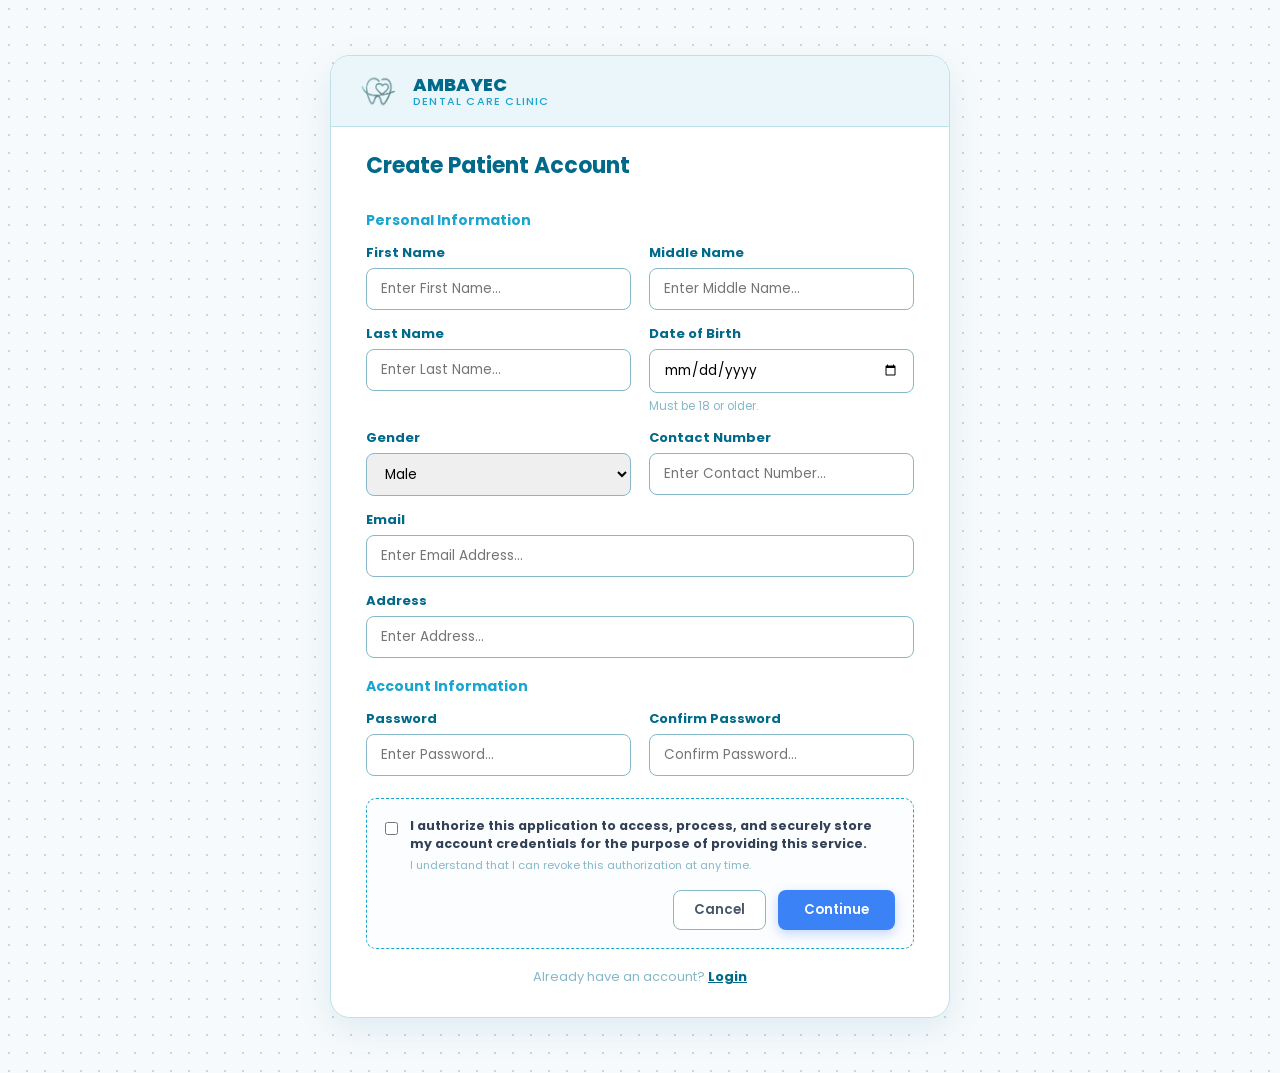
<file: register.html>
<!DOCTYPE html>
<html lang="en">
<head>
  <meta charset="UTF-8">
  <title>Register - Ambayec Dental Care Clinic</title>
  <link href="https://fonts.googleapis.com/css2?family=Poppins:wght@400;500;600;700;800&display=swap" rel="stylesheet">
  <link rel="stylesheet" href="css/register.css">
  <link rel="stylesheet" href="css/popup.css">
</head>
<body>

  <div class="auth-container">
    <div class="register-card">
      <div class="brand-header-banner">
        <img src="images/logo.png" alt="Logo" style="width: 42px;">
        <div class="brand-title-text" style="align-items: flex-start;">
          <span class="brand-bold-title" style="font-size: 18px;">AMBAYEC</span>
          <span class="brand-sub-title" style="font-size: 11px;">DENTAL CARE CLINIC</span>
        </div>
      </div>

      <div class="register-header">
        <h2>Create Patient Account</h2>
      </div>

      <form id="registerForm">
        <div class="section-title">Personal Information</div>
        <div class="form-grid">
          <div class="form-group">
            <label>First Name</label>
            <input type="text" id="firstName" class="form-control" placeholder="Enter First Name..." required>
          </div>

          <!-- Middle Name Field -->
          <div class="form-group">
            <label>Middle Name</label>
            <input type="text" id="middleName" class="form-control" placeholder="Enter Middle Name...">
          </div>

          <div class="form-group">
            <label>Last Name</label>
            <input type="text" id="lastName" class="form-control" placeholder="Enter Last Name..." required>
          </div>

          <div class="form-group">
            <label>Date of Birth</label>
            <input type="date" id="dob" class="form-control" required>
            <small id="dobHint" class="field-hint">Must be 18 or older.</small>
          </div>

          <div class="form-group">
            <label>Gender</label>
            <select id="gender" class="form-control">
              <option value="Male">Male</option>
              <option value="Female">Female</option>
            </select>
          </div>

          <div class="form-group">
            <label>Contact Number</label>
            <input type="tel" id="contact" class="form-control" placeholder="Enter Contact Number..." required>
          </div>

          <div class="form-group full-width">
            <label>Email</label>
            <input type="email" id="email" class="form-control" placeholder="Enter Email Address..." required>
          </div>

          <div class="form-group full-width">
            <label>Address</label>
            <input type="text" id="address" class="form-control" placeholder="Enter Address..." required>
          </div>
        </div>

        <div class="section-title">Account Information</div>
        <div class="form-grid">
          <div class="form-group">
            <label>Password</label>
            <input type="password" id="password" class="form-control" placeholder="Enter Password..." required>
          </div>
          <div class="form-group">
            <label>Confirm Password</label>
            <input type="password" id="confirmPassword" class="form-control" placeholder="Confirm Password..." required>
          </div>
        </div>

        <!-- Authorization Confirmation Box -->
        <div class="auth-box-container">
          <label class="auth-checkbox-label">
            <input type="checkbox" id="authCheckbox" required>
            <div>
              <strong>I authorize this application to access, process, and securely store my account credentials for the purpose of providing this service.</strong>
              <span class="auth-subtext">I understand that I can revoke this authorization at any time.</span>
            </div>
          </label>
          <div class="auth-action-buttons">
            <button type="button" class="btn-cancel" onclick="window.location.href='login.html'">Cancel</button>
            <button type="submit" class="btn-continue">Continue</button>
          </div>
        </div>

        <div class="card-footer">
          <span>Already have an account?</span>
          <a href="login.html" class="login-link">Login</a>
        </div>
      </form>
    </div>
  </div>

  <script src="js/popup.js"></script>
  <script src="js/auth.js"></script>
  <script src="js/register.js"></script>
</body>
</html>
</file>
<file: css/dashboard.css>
@import url('common.css');

/* ============================================================
   dashboard.css - SHARED styles for every dashboard page
   (layout, sidebar, icons, buttons, badges, tables, pop-up base)
   Page-specific styles live in:
     booking.css       -> Book Appointment (steps 1-3 + submitted pop-up)
     appointments.css  -> My Appointment + Appointment History
     profile.css       -> My Profile
   ============================================================ */

/* ---------- Layout ---------- */
.dashboard-layout { display: flex; min-height: 100vh; }
.main-content { flex: 1; padding: 35px; background-color: var(--bg-main); min-width: 0; }
.dash-view { animation: fadeIn 0.4s cubic-bezier(0.16, 1, 0.3, 1); }

/* ---------- Sidebar ---------- */
.sidebar {
  width: 260px;
  background-color: var(--primary-dark);
  color: #fff;
  display: flex;
  flex-direction: column;
  padding: 24px 20px;
  box-shadow: 4px 0 20px rgba(0, 0, 0, 0.05);
}

.sidebar-brand { display: flex; align-items: center; gap: 12px; margin-bottom: 40px; }
.sidebar-logo { width: 38px; height: auto; }
.sidebar-brand-bold { font-size: 15px; font-weight: 800; letter-spacing: 2px; color: #fff; }
.sidebar-brand-light { font-size: 10.5px; color: var(--primary-light); }

.sidebar-menu { display: flex; flex-direction: column; gap: 10px; flex: 1; }

.nav-link {
  display: flex;
  align-items: center;
  gap: 12px;
  padding: 12px 16px;
  color: #e2e8f0;
  text-decoration: none;
  border-radius: 10px;
  font-size: 13.5px;
  font-weight: 600;
  transition: var(--transition-fast);
}

.nav-link.active, .nav-link:hover {
  background-color: var(--primary);
  color: #fff;
  transform: translateX(4px);
  box-shadow: 0 4px 12px rgba(0, 0, 0, 0.15);
}

.logout-link {
  display: flex;
  align-items: center;
  gap: 12px;
  margin-top: auto;
  padding: 12px 16px;
  color: #fff;
  text-decoration: none;
  font-size: 13.5px;
  font-weight: 600;
  border-radius: 8px;
  transition: var(--transition-fast);
}
.logout-link:hover { background-color: rgba(255, 255, 255, 0.1); color: #ff8a8a; }

/* ---------- Icons (SVG sprite) ---------- */
.icon {
  width: 20px;
  height: 20px;
  fill: none;
  stroke: currentColor;
  stroke-width: 2;
  stroke-linecap: round;
  stroke-linejoin: round;
  flex-shrink: 0;
}

/* ---------- Page headings ---------- */
.page-title { font-size: 24px; font-weight: 800; color: var(--primary-dark); margin-bottom: 4px; }
.page-subtitle { font-size: 13px; color: var(--primary-light); margin-bottom: 18px; }
.section-title { font-size: 20px; font-weight: 800; color: var(--primary-dark); margin-bottom: 16px; }

/* ---------- Buttons ---------- */
.btn-next, .btn-back, .btn-dark {
  background-color: var(--primary-dark);
  color: #fff;
  padding: 10px 40px;
  border-radius: 8px;
  border: none;
  font-weight: 700;
  font-size: 13.5px;
  cursor: pointer;
  transition: var(--transition-fast);
}
.btn-next:hover, .btn-back:hover, .btn-dark:hover { background-color: var(--primary); transform: translateY(-2px); }

.btn-next:disabled { opacity: 0.45; cursor: not-allowed; background-color: var(--primary-dark); transform: none; }

.btn-cancel {
  background: none;
  border: none;
  color: var(--primary);
  font-weight: 700;
  font-size: 13.5px;
  cursor: pointer;
  padding: 10px 14px;
}
.btn-cancel:hover { color: var(--primary-dark); }

.btn-danger {
  background-color: #c0392b;
  color: #fff;
  padding: 10px 26px;
  border-radius: 8px;
  border: none;
  font-weight: 700;
  font-size: 13.5px;
  cursor: pointer;
  transition: var(--transition-fast);
}
.btn-danger:hover { background-color: #a93226; transform: translateY(-2px); }

/* ---------- Status badges (Pending / Confirmed / Completed / Cancelled) ---------- */
.status-badge {
  display: inline-block;
  background-color: #2ecc71;
  color: #fff;
  border: 1px solid #27ae60;
  padding: 3px 12px;
  border-radius: 12px;
  font-size: 11px;
  font-weight: 700;
}
.status-badge.pending   { background-color: #f3dc5e; border-color: #c9ad1f; color: #6b5a00; }
.status-badge.cancelled { background-color: #d64545; border-color: #b53030; color: #fff; }
.status-badge.lg { min-width: 170px; text-align: center; padding: 5px 16px; font-size: 13px; }

/* ---------- Overview page ---------- */
.welcome-header h2 { font-size: 24px; font-weight: 800; color: var(--primary-dark); }
.welcome-header p { font-size: 13.5px; color: var(--primary-light); margin-bottom: 22px; }

.dash-card {
  background: #fff;
  border: 1.5px solid var(--border-color);
  border-radius: 16px;
  padding: 24px;
  margin-bottom: 25px;
  box-shadow: 0 4px 15px rgba(1, 106, 138, 0.04);
  transition: var(--transition-smooth);
}
.dash-card:hover { box-shadow: 0 8px 25px rgba(1, 106, 138, 0.08); }
.dash-card-title { font-size: 16px; font-weight: 800; color: var(--primary-dark); margin-bottom: 18px; }

.appointment-grid { display: flex; justify-content: space-between; align-items: center; }
.appointment-info h3 { font-size: 18px; font-weight: 800; color: var(--primary); margin-bottom: 8px; }
.appointment-info p { font-size: 14px; color: var(--primary-dark); margin-bottom: 14px; }

.btn-view-details {
  background-color: var(--primary-dark);
  color: #fff;
  border: none;
  padding: 9px 20px;
  border-radius: 8px;
  font-weight: 700;
  cursor: pointer;
  box-shadow: 0 4px 12px rgba(1, 106, 138, 0.2);
  transition: var(--transition-fast);
}
.btn-view-details:hover { background-color: var(--primary); transform: translateY(-2px); box-shadow: 0 6px 16px rgba(25, 165, 207, 0.3); }

.mini-calendar { font-size: 12px; color: #475569; }
.mini-calendar table { border-collapse: collapse; text-align: center; }
.mini-calendar th, .mini-calendar td { padding: 6px 8px; }
.active-date { background-color: var(--primary); color: #fff; border-radius: 50%; font-weight: 700; }

.data-table { width: 100%; border-collapse: collapse; font-size: 13.5px; }
.data-table th { text-align: left; background-color: #edf7fa; color: var(--primary-dark); padding: 12px; font-weight: 700; }
.data-table td { padding: 12px; border-bottom: 1px solid #e2e8f0; color: #334155; }

.empty-text { font-size: 14px; color: var(--primary-light); }
.empty-text a { color: var(--primary-dark); font-weight: 700; }

/* ---------- Pop-ups (shared base) ---------- */
.modal-overlay {
  position: fixed;
  top: 0;
  left: 0;
  width: 100vw;
  height: 100vh;
  background: rgba(1, 106, 138, 0.35);
  backdrop-filter: blur(4px);
  display: flex;
  align-items: center;
  justify-content: center;
  z-index: 2000;
  opacity: 0;
  visibility: hidden;
  transition: opacity 0.3s ease, visibility 0.3s ease;
}
.modal-overlay.active { opacity: 1; visibility: visible; }

.modal-card {
  background: #fff;
  width: 90%;
  max-width: 480px;
  border-radius: 20px;
  padding: 30px;
  box-shadow: 0 20px 50px rgba(0, 0, 0, 0.2);
  transform: scale(0.85);
  transition: transform 0.3s cubic-bezier(0.16, 1, 0.3, 1);
}
.modal-overlay.active .modal-card { transform: scale(1); }

.modal-header { display: flex; justify-content: space-between; align-items: center; margin-bottom: 18px; }
.modal-header h3 { font-size: 18px; font-weight: 800; color: var(--primary-dark); }
.btn-close-modal { background: none; border: none; font-size: 20px; cursor: pointer; color: var(--primary-light); }
.btn-close-modal:hover { color: var(--primary-dark); }
.modal-details { font-size: 14px; line-height: 1.8; color: #334155; margin-bottom: 22px; }

/* Cancel-confirmation pop-up */
.confirm-card { max-width: 380px; text-align: center; }
.confirm-title { font-size: 18px; font-weight: 800; color: var(--primary-dark); margin-bottom: 8px; }
.confirm-text { font-size: 13px; color: var(--primary); margin-bottom: 22px; }
.confirm-buttons { display: flex; justify-content: center; gap: 12px; }
.confirm-buttons .btn-back { padding: 10px 22px; }

/* ---------- Responsive ---------- */
@media (max-width: 640px) {
  .dashboard-layout { flex-direction: column; }
  .sidebar { width: 100%; }
  .main-content { padding: 22px; }
}
</file>
<file: css/appointments.css>
/* ============================================================
   appointments.css - My Appointment + Appointment History pages
   ============================================================ */

/* ---------- Date block (shared by both pages) ---------- */
.date-block {
  background: #bfe0ec;
  border-radius: 10px;
  width: 96px;
  padding: 8px 6px;
  text-align: center;
  color: var(--primary-dark);
  display: flex;
  flex-direction: column;
  align-items: center;
  line-height: 1.1;
  flex-shrink: 0;
}
.date-block-month { font-size: 12px; font-weight: 800; letter-spacing: 1px; }
.date-block-day { font-size: 36px; font-weight: 800; line-height: 1.05; }
.date-block-year { font-size: 12px; font-weight: 800; }
.date-block-weekday { font-size: 10px; margin-top: 2px; }
.date-block-time { font-size: 10px; margin-top: 4px; }

/* smaller version used in the history list */
.date-block.sm { width: 74px; padding: 6px 4px; }
.date-block.sm .date-block-day { font-size: 26px; }
.date-block.sm .date-block-month, .date-block.sm .date-block-year { font-size: 10px; }

/* ---------- My Appointment ---------- */
.appt-card {
  display: flex;
  align-items: stretch;
  justify-content: space-between;
  gap: 24px;
  border: 1.5px solid var(--primary-dark);
  border-radius: 18px;
  background: #f9fdff;
  padding: 20px 26px;
  margin-bottom: 20px;
}

.appt-main { display: flex; align-items: center; gap: 22px; flex: 1; }

.appt-details { display: flex; flex-direction: column; gap: 8px; }
.appt-line { display: flex; align-items: center; gap: 10px; font-size: 15px; font-weight: 500; color: var(--primary-dark); }
.appt-line .icon { width: 22px; height: 22px; }
.appt-id { margin-top: 6px; font-size: 12px; color: var(--primary-dark); }

.appt-status {
  width: 270px;
  border-left: 3px solid var(--primary-dark);
  padding-left: 28px;
  display: flex;
  flex-direction: column;
  align-items: center;
  justify-content: center;
  gap: 10px;
  text-align: center;
}
.appt-status-label { font-size: 15px; font-weight: 600; color: var(--primary-dark); }
.appt-status-divider { width: 80%; border: none; height: 2px; background: var(--primary-dark); margin: 2px 0; }
.appt-status .btn-dark { padding: 10px 28px; }
.appt-note { font-size: 12.5px; color: #c0392b; font-weight: 600; }

.appt-empty { text-align: center; }

/* Clinic and Location Information */
.clinic-info-card {
  border: 1.5px solid var(--primary-dark);
  border-radius: 16px;
  background: #f9fdff;
  overflow: hidden;
}
.clinic-info-title {
  font-size: 20px;
  font-weight: 800;
  color: var(--primary-dark);
  padding: 8px 16px;
  border-bottom: 1.5px solid var(--primary-dark);
  background: #eef8fc;
}
.clinic-info-body { padding: 12px 16px 14px; }
.clinic-info-body p { font-size: 13.5px; line-height: 1.7; color: var(--primary); }
.clinic-info-body strong { color: var(--primary-dark); font-weight: 600; }

/* ---------- Appointment History ---------- */
.history-panel {
  border: 1.5px solid var(--primary-light);
  border-radius: 18px;
  background: #f9fdff;
  padding: 16px 18px 20px;
}

.history-filters { display: flex; align-items: center; gap: 14px; margin-bottom: 16px; }

.search-box {
  flex: 1;
  display: flex;
  align-items: center;
  gap: 8px;
  border: 1.5px solid var(--primary-dark);
  border-radius: 10px;
  background: #fff;
  padding: 7px 12px;
  color: var(--primary-dark);
}
.search-box input { border: none; outline: none; background: transparent; width: 100%; font-size: 13px; font-family: inherit; color: var(--primary-dark); }
.search-box input::placeholder { color: var(--primary-light); }

.filter-select, .year-select select {
  border: 1.5px solid var(--primary-dark);
  border-radius: 10px;
  background-color: #fff;
  color: var(--primary-dark);
  font-family: inherit;
  font-size: 13px;
  font-weight: 600;
  padding: 8px 32px 8px 14px;
  cursor: pointer;
  outline: none;
  appearance: none;
  background-image: url("data:image/svg+xml,%3Csvg xmlns='http://www.w3.org/2000/svg' width='12' height='8' viewBox='0 0 12 8'%3E%3Cpath d='M1 1l5 5 5-5' fill='none' stroke='%23016a8a' stroke-width='2' stroke-linecap='round' stroke-linejoin='round'/%3E%3C/svg%3E");
  background-repeat: no-repeat;
  background-position: right 12px center;
}

.year-select {
  display: flex;
  align-items: center;
  gap: 4px;
  border: 1.5px solid var(--primary-dark);
  border-radius: 10px;
  background: #fff;
  padding-left: 12px;
  color: var(--primary-dark);
}
.year-select select { border: none; padding-left: 6px; }

.history-table { border: 1.5px solid var(--primary-dark); border-radius: 18px; background: #fff; padding: 4px 6px 6px; }

.history-head,
.history-row { display: grid; grid-template-columns: 130px 1.2fr 1.4fr 130px; align-items: center; gap: 12px; padding: 0 16px; }

.history-head { padding-top: 10px; padding-bottom: 8px; font-size: 12.5px; font-weight: 600; color: var(--primary-dark); }
.history-head span:last-child, .history-row > :last-child { text-align: center; }

.history-row { padding-top: 12px; padding-bottom: 12px; border-top: 1.5px solid var(--primary-light); }
.history-cell { display: flex; align-items: center; gap: 8px; font-size: 13px; color: var(--primary-dark); }
.history-cell .icon { width: 18px; height: 18px; }

.history-empty { padding: 28px 16px; text-align: center; font-size: 13.5px; color: var(--primary-light); border-top: 1.5px solid var(--primary-light); }

/* ---------- Responsive ---------- */
@media (max-width: 900px) {
  .appt-card { flex-direction: column; }
  .appt-status { width: 100%; border-left: none; border-top: 3px solid var(--primary-dark); padding: 18px 0 0; }
  .history-filters { flex-wrap: wrap; }
  .history-head { display: none; }
  .history-row { grid-template-columns: 1fr 1fr; }
  .history-row > :last-child { text-align: left; }
}
</file>
<file: css/dentist.css>
/* ============================================================
   dentist.css - Dentist dashboard pages
   (Dashboard, Appointment Requests, Patient List, Profile, pop-ups)
   Shared styles come from dashboard.css and appointments.css.
   The weekly schedule grid is in schedule.css.
   ============================================================ */

/* ---------- Dashboard ---------- */
.dash-top { display: flex; align-items: flex-start; justify-content: space-between; }

.bell-btn {
  position: relative;
  background: none;
  border: none;
  color: var(--primary-dark);
  cursor: pointer;
  padding: 6px;
  border-radius: 50%;
  transition: var(--transition-fast);
}
.bell-btn:hover { background: #e0f2f8; }
.bell-btn .icon { width: 28px; height: 28px; fill: currentColor; stroke: currentColor; stroke-width: 1.5; }
.bell-dot {
  position: absolute;
  top: 4px;
  right: 6px;
  width: 11px;
  height: 11px;
  border-radius: 50%;
  background: #e53935;
  border: 2px solid var(--bg-main);
}

.stat-grid { display: grid; grid-template-columns: repeat(4, 1fr); gap: 14px; margin-bottom: 18px; }

.stat-card {
  border: 1.5px solid var(--primary-light);
  border-radius: 14px;
  background: #f9fdff;
  padding: 12px 14px 14px;
  text-align: center;
}
.stat-head { display: flex; align-items: center; gap: 8px; font-size: 12px; font-weight: 700; color: var(--primary-dark); text-align: left; }
.stat-icon {
  width: 26px;
  height: 26px;
  border-radius: 50%;
  display: flex;
  align-items: center;
  justify-content: center;
  color: #fff;
  flex-shrink: 0;
}
.stat-icon .icon { width: 15px; height: 15px; stroke-width: 2.5; }
.stat-icon.blue   { background: #7fa9c4; }
.stat-icon.green  { background: #34b84a; }
.stat-icon.yellow { background: #f3dc5e; color: #6b5a00; }
.stat-icon.red    { background: #d64545; }
.stat-value { font-size: 34px; font-weight: 800; color: var(--primary-dark); line-height: 1.2; margin-top: 4px; }
.stat-sub { font-size: 11px; color: var(--primary-light); }

.dash-columns { display: grid; grid-template-columns: 1.6fr 1fr; gap: 16px; }

.box-card {
  border: 1.5px solid var(--primary-light);
  border-radius: 14px;
  background: #f9fdff;
  padding: 14px 16px 16px;
}
.box-title { font-size: 17px; font-weight: 800; color: var(--primary-dark); padding-bottom: 10px; margin-bottom: 6px; border-bottom: 1.5px solid var(--primary-light); }

.today-list { max-height: 290px; overflow-y: auto; }
.today-row { display: grid; grid-template-columns: 84px 1fr auto; align-items: center; gap: 10px; padding: 9px 2px; font-size: 12.5px; color: var(--primary-dark); }
.today-time { font-weight: 500; }
.today-who strong { display: block; font-weight: 500; }
.today-who span { color: var(--primary); }
.empty-note { padding: 22px 6px; font-size: 13px; color: var(--primary-light); text-align: center; }

.quick-list { display: flex; flex-direction: column; gap: 10px; padding-top: 6px; }
.quick-btn {
  display: flex;
  align-items: center;
  justify-content: space-between;
  width: 100%;
  background: #fff;
  border: 1.5px solid var(--primary-light);
  border-radius: 10px;
  padding: 11px 14px;
  font-family: inherit;
  font-size: 12.5px;
  font-weight: 500;
  color: var(--primary-dark);
  cursor: pointer;
  transition: var(--transition-fast);
}
.quick-btn:hover { border-color: var(--primary-dark); transform: translateX(3px); background: #eef8fc; }
.quick-btn .icon { width: 16px; height: 16px; }

/* ---------- Appointment Requests ---------- */
.req-panel { border: 1.5px solid var(--primary-light); border-radius: 18px; background: #f9fdff; padding: 14px 16px 16px; margin-top: 12px; }
.req-toolbar { display: flex; align-items: center; gap: 14px; margin-bottom: 14px; }

.tab-group { display: flex; gap: 4px; border: 1.5px solid var(--primary-light); border-radius: 12px; padding: 4px; background: #fff; }
.tab {
  border: none;
  background: transparent;
  border-radius: 9px;
  padding: 8px 18px;
  font-family: inherit;
  font-size: 12.5px;
  font-weight: 700;
  color: var(--primary);
  cursor: pointer;
  transition: var(--transition-fast);
}
.tab:hover { background: #e0f2f8; }
.tab.active { background: #d6ecf5; color: var(--primary-dark); box-shadow: inset 0 0 0 1.5px var(--primary-light); }

.req-table { border: 1.5px solid var(--primary-dark); border-radius: 18px; background: #fff; padding: 4px 6px 8px; }
.req-head, .req-row { display: grid; grid-template-columns: 112px 1.3fr 1fr 106px 110px; align-items: center; gap: 12px; padding: 0 16px; }
.req-head { padding-top: 10px; padding-bottom: 8px; font-size: 12.5px; font-weight: 600; color: var(--primary-dark); }
.req-head span { text-align: center; }
.req-head span:nth-child(2), .req-head span:nth-child(3) { text-align: left; }
.req-row > :first-child { display: flex; justify-content: center; }
.req-row > :nth-child(4), .req-row > :nth-child(5) { text-align: center; }
.req-body { max-height: 340px; overflow-y: auto; }
.req-row { padding-top: 12px; padding-bottom: 12px; border-top: 1.5px solid var(--primary-light); font-size: 13px; color: var(--primary-dark); }
.req-patient strong { display: block; font-weight: 500; }
.req-patient span { font-size: 11.5px; color: var(--primary); }
.req-actions { display: flex; flex-direction: column; gap: 5px; align-items: center; }
.req-footnote { text-align: center; font-size: 11px; color: var(--primary); padding-top: 8px; }

.btn-mini {
  width: 78px;
  border: none;
  border-radius: 6px;
  padding: 4px 0;
  font-family: inherit;
  font-size: 10.5px;
  font-weight: 700;
  color: #fff;
  background: var(--primary-dark);
  cursor: pointer;
  transition: var(--transition-fast);
}
.btn-mini:hover { background: var(--primary); transform: translateY(-1px); }
.btn-mini.red { background: #c0392b; }
.btn-mini.red:hover { background: #a93226; }

/* ---------- Patient List ---------- */
.patients-top { padding-right: 62px; display: flex; align-items: center; justify-content: space-between; gap: 16px; margin-bottom: 14px; }
.patients-top .page-title { margin-bottom: 0; }
.patients-top .search-box { flex: 0 1 300px; }

.pat-table { border: 1.5px solid var(--primary-light); border-radius: 18px; background: #fff; padding: 4px 6px 8px; }
.pat-head, .pat-row { display: grid; grid-template-columns: 1.2fr 1fr 1.5fr 0.8fr 84px; align-items: center; gap: 12px; padding: 0 18px; }
.pat-head { padding-top: 10px; padding-bottom: 8px; font-size: 13px; font-weight: 600; color: var(--primary-dark); text-align: center; }
.pat-head span:first-child, .pat-row > :first-child { text-align: left; }
.pat-body { max-height: 480px; overflow-y: auto; }
.pat-row { padding-top: 9px; padding-bottom: 9px; border-top: 1.5px solid var(--primary-light); font-size: 12px; color: var(--primary); text-align: center; }
.pat-row .name { color: var(--primary-dark); font-weight: 500; }
.pat-actions { display: flex; flex-direction: column; gap: 4px; align-items: center; }
.pat-actions .btn-mini { width: 66px; }

/* ---------- Profile ---------- */
.dprofile-card { border: 1.5px solid var(--primary-light); border-radius: 20px; background: #f9fdff; padding: 18px 22px 22px; margin-top: 12px; }
.dprofile-top { display: flex; align-items: center; gap: 16px; margin-bottom: 18px; }
.dprofile-avatar {
  width: 78px;
  height: 78px;
  border-radius: 50%;
  background: #dbeef5;
  border: 3px solid #fff;
  box-shadow: 0 4px 12px rgba(1, 106, 138, 0.18);
  color: var(--primary-light);
  display: flex;
  align-items: flex-end;
  justify-content: center;
  overflow: hidden;
  flex-shrink: 0;
}
.dprofile-avatar .icon { width: 58px; height: 58px; }
.dprofile-id { flex: 1; }
.dprofile-name { font-size: 18px; color: var(--primary-dark); }
.dprofile-role { font-size: 13px; color: var(--primary); }
.dprofile-actions { display: flex; flex-direction: column; align-items: stretch; gap: 8px; min-width: 190px; }
.dprofile-actions .btn-dark { padding: 9px 20px; }

.dprofile-fields { display: flex; flex-direction: column; gap: 14px; }
.dfield label { display: block; font-size: 11.5px; font-weight: 800; color: var(--primary-dark); margin-bottom: 4px; }
.dfield input {
  width: 100%;
  border: 1.5px solid var(--primary);
  border-radius: 999px;
  background: #fff;
  padding: 9px 16px;
  font-family: inherit;
  font-size: 12.5px;
  font-weight: 700;
  color: var(--primary-dark);
  outline: none;
  transition: var(--transition-fast);
}
.dprofile-fields:not(.editing) input { pointer-events: none; }
.dprofile-fields.editing input { border-color: var(--primary-dark); background: #f1f9fc; }
.dprofile-fields.editing input:focus { border-color: var(--primary); box-shadow: 0 0 0 3px rgba(25, 165, 207, 0.18); }

.profile-message { min-height: 18px; margin-top: 12px; font-size: 13px; font-weight: 600; }
.profile-message.error { color: #c0392b; }
.profile-message.success { color: #1e9e4a; }

/* ---------- Pop-up pieces ---------- */
.modal-card.wide { max-width: 640px; max-height: 90vh; overflow-y: auto; }
.form-grid { display: grid; grid-template-columns: 1fr 1fr; gap: 12px 14px; }
.mfield { margin-bottom: 12px; }
.mfield label { display: block; font-size: 12px; font-weight: 700; color: var(--primary-dark); margin-bottom: 4px; }
.mfield input[type="text"], .mfield input[type="tel"], .mfield input[type="email"], .mfield input[type="date"], .mfield input[type="password"], .mfield select {
  width: 100%;
  border: 1.5px solid var(--primary-light);
  border-radius: 10px;
  padding: 8px 12px;
  font-family: inherit;
  font-size: 13px;
  color: var(--primary-dark);
  outline: none;
  background: #fff;
}
.mfield input:focus, .mfield select:focus { border-color: var(--primary-dark); }
.radio-row { display: flex; flex-direction: column; gap: 6px; font-size: 13px; color: var(--primary-dark); }
.radio-opt { display: flex !important; align-items: center; gap: 8px; font-weight: 500 !important; }
.modal-error { min-height: 18px; font-size: 12.5px; font-weight: 600; color: #c0392b; margin-bottom: 8px; }
.modal-buttons { display: flex; justify-content: flex-end; align-items: center; gap: 10px; }
.modal-buttons .btn-dark { padding: 9px 28px; }

.pv-grid { display: grid; grid-template-columns: 1fr 1fr; gap: 2px 18px; font-size: 13px; color: #334155; }
.pv-grid p { margin: 3px 0; }
.pv-sub { font-size: 14px; font-weight: 800; color: var(--primary-dark); margin: 14px 0 6px; }
.pv-visits { border: 1.5px solid var(--primary-light); border-radius: 12px; max-height: 200px; overflow-y: auto; }
.pv-visit { display: grid; grid-template-columns: 1.2fr 1.3fr auto; gap: 10px; align-items: center; padding: 8px 12px; font-size: 12.5px; color: var(--primary-dark); border-top: 1px solid #e2e8f0; }
.pv-visit:first-child { border-top: none; }

.report-cards { display: grid; grid-template-columns: repeat(5, 1fr); gap: 8px; margin-bottom: 14px; }
.report-card { border: 1.5px solid var(--primary-light); border-radius: 10px; text-align: center; padding: 8px 4px; font-size: 11px; color: var(--primary); }
.report-card strong { display: block; font-size: 22px; color: var(--primary-dark); }
.report-table { width: 100%; border-collapse: collapse; font-size: 13px; }
.report-table th { text-align: left; background: #edf7fa; color: var(--primary-dark); padding: 8px 10px; }
.report-table td { padding: 8px 10px; border-bottom: 1px solid #e2e8f0; color: #334155; }

/* message at the bottom of the screen */
.toast {
  position: fixed;
  left: 50%;
  bottom: 28px;
  transform: translate(-50%, 20px);
  background: var(--primary-dark);
  color: #fff;
  padding: 11px 22px;
  border-radius: 999px;
  font-size: 13px;
  font-weight: 600;
  box-shadow: 0 8px 24px rgba(0, 0, 0, 0.2);
  opacity: 0;
  pointer-events: none;
  transition: opacity 0.25s ease, transform 0.25s ease;
  z-index: 3000;
}
.toast.show { opacity: 1; transform: translate(-50%, 0); }
.toast.error { background: #c0392b; }

/* ---------- Responsive ---------- */
@media (max-width: 1000px) {
  .stat-grid { grid-template-columns: repeat(2, 1fr); }
  .dash-columns { grid-template-columns: 1fr; }
  .req-head { display: none; }
  .req-row { grid-template-columns: 1fr 1fr; }
  .pat-head { display: none; }
  .pat-row { grid-template-columns: 1fr 1fr; text-align: left; }
  .req-toolbar { flex-wrap: wrap; }
}
@media (max-width: 640px) {
  .form-grid, .pv-grid { grid-template-columns: 1fr; }
  .dprofile-top { flex-wrap: wrap; }
  .report-cards { grid-template-columns: repeat(2, 1fr); }
}

/* ---------- Extra pieces ---------- */
.btn-outline {
  background: #fff;
  color: var(--primary-dark);
  border: 1.5px solid var(--primary-dark);
  padding: 10px 22px;
  border-radius: 8px;
  font-family: inherit;
  font-weight: 700;
  font-size: 13.5px;
  cursor: pointer;
  transition: var(--transition-fast);
}
.btn-outline:hover { background: var(--primary-dark); color: #fff; transform: translateY(-2px); }
.modal-note { font-size: 12px; color: var(--primary); margin-bottom: 8px; }
</file>
<file: css/schedule.css>
/* ============================================================
   schedule.css - Dentist "Manage Schedule" weekly grid
   ============================================================ */

.sched-toolbar { display: flex; align-items: center; justify-content: space-between; margin: 10px 0 12px; }
.sched-nav { display: flex; align-items: center; gap: 8px; }
.sched-arrow {
  width: 34px;
  height: 30px;
  border: 1.5px solid var(--primary-dark);
  border-radius: 9px;
  background: #fff;
  color: var(--primary-dark);
  font-size: 18px;
  line-height: 1;
  cursor: pointer;
  transition: var(--transition-fast);
}
.sched-arrow:hover { background: var(--primary-dark); color: #fff; }
.sched-week { font-size: 15px; color: var(--primary-dark); margin-left: 6px; }

/* the grid scrolls up/down; the day names stay visible */
.sched-wrap {
  border: 1.5px solid var(--primary-dark);
  border-radius: 14px;
  background: #fff;
  max-height: 470px;
  overflow: auto;
}

.sched-grid { display: grid; grid-template-columns: 82px repeat(7, minmax(92px, 1fr)); gap: 5px; padding: 0 8px 8px; min-width: 760px; }

.sched-corner, .sched-day {
  position: sticky;
  top: 0;
  z-index: 2;
  background: #fff;
  padding: 8px 2px 6px;
  text-align: center;
  color: var(--primary-dark);
  border-bottom: 1.5px solid var(--primary-light);
}
.sched-corner { font-size: 17px; font-weight: 800; text-align: left; padding-left: 6px; }
.sched-day strong { display: block; font-size: 14px; font-weight: 800; }
.sched-day span { font-size: 11.5px; }
.sched-day.today strong, .sched-day.today span { color: var(--primary); }

.sched-time {
  display: flex;
  align-items: center;
  justify-content: center;
  border: 1.5px solid var(--primary-dark);
  border-radius: 8px;
  font-size: 13px;
  color: var(--primary-dark);
  background: #f9fdff;
  min-height: 38px;
}

.sch-cell {
  min-height: 38px;
  border-radius: 8px;
  border: 1.5px solid transparent;
  font-family: inherit;
  font-size: 11px;
  cursor: pointer;
  padding: 3px 4px;
  line-height: 1.2;
  transition: var(--transition-fast);
}
.sch-cell:hover:not(:disabled) { transform: translateY(-1px); box-shadow: 0 3px 8px rgba(0, 0, 0, 0.12); }

.sch-cell.available   { background: #b7f5c4; border-color: #4fbf68; color: #1b5e2f; }
.sch-cell.unavailable { background: #ff8b8b; border-color: #d94646; color: #7a1010; }
.sch-cell.booked      { background: #e4d3fb; border-color: #a77bdc; color: #4a2c7a; font-size: 9.5px; }
.sch-cell.booked b { display: block; font-weight: 700; }
.sch-cell.booked.pending { border-style: dashed; }

.sch-cell.past { opacity: 0.45; cursor: default; }

/* legend under the grid */
.sched-legend { display: flex; flex-wrap: wrap; gap: 18px; margin-top: 12px; font-size: 12px; color: var(--primary-dark); }
.sched-legend span { display: flex; align-items: center; gap: 6px; }
.lg-box { width: 14px; height: 14px; border-radius: 4px; border: 1.5px solid; display: inline-block; }
.lg-available   { background: #b7f5c4; border-color: #4fbf68; }
.lg-unavailable { background: #ff8b8b; border-color: #d94646; }
.lg-booked      { background: #e4d3fb; border-color: #a77bdc; }

.sched-actions { display: flex; gap: 10px; }
</file>
<file: css/notifications.css>
/* ============================================================
   notifications.css - animated bell, red dot, inbox panel
   (shared by patient-dashboard.html and dentist-dashboard.html)
   ============================================================ */

.notif-wrap { position: fixed; top: 18px; right: 28px; z-index: 1800; }

/* ---------- Bell button ---------- */
.notif-bell {
  position: relative;
  width: 46px;
  height: 46px;
  border-radius: 50%;
  border: 1.5px solid var(--primary-light);
  background: #fff;
  color: var(--primary-dark);
  cursor: pointer;
  display: flex;
  align-items: center;
  justify-content: center;
  box-shadow: 0 4px 14px rgba(1, 106, 138, 0.12);
  transition: var(--transition-fast);
}
.notif-bell:hover { border-color: var(--primary-dark); transform: translateY(-1px); }
.notif-bell .bell-icon { width: 26px; height: 26px; fill: currentColor; transform-origin: 50% 8%; }

/* the red dot */
.notif-dot {
  position: absolute;
  top: 3px;
  right: 3px;
  width: 13px;
  height: 13px;
  border-radius: 50%;
  background: #e53935;
  border: 2.5px solid #fff;
  box-sizing: border-box;
}
.notif-dot::after {                             /* soft pulse around the dot */
  content: '';
  position: absolute;
  inset: -4px;
  border-radius: 50%;
  border: 2px solid #e53935;
  opacity: 0;
  animation: dotPing 2.2s ease-out infinite;
}

/* ---------- Animation: the bell swings while something is unread ---------- */
.notif-bell.has-unread .bell-icon { animation: bellRing 4s ease-in-out infinite; }
.notif-bell:hover .bell-icon,
.notif-bell.ring-now .bell-icon { animation: bellRing 1.1s ease-in-out 2; }
.notif-bell.has-unread { color: var(--primary); border-color: var(--primary); }

@keyframes bellRing {
  0%   { transform: rotate(0); }
  4%   { transform: rotate(16deg); }
  8%   { transform: rotate(-14deg); }
  12%  { transform: rotate(11deg); }
  16%  { transform: rotate(-8deg); }
  20%  { transform: rotate(5deg); }
  24%  { transform: rotate(-3deg); }
  28%, 100% { transform: rotate(0); }
}
@keyframes dotPing {
  0%   { transform: scale(0.6); opacity: 0.8; }
  80%, 100% { transform: scale(1.6); opacity: 0; }
}
@media (prefers-reduced-motion: reduce) {
  .notif-bell .bell-icon, .notif-dot::after { animation: none !important; }
}

/* ---------- Panel ---------- */
.notif-panel {
  position: absolute;
  top: 56px;
  right: 0;
  width: 390px;
  max-width: calc(100vw - 24px);
  max-height: min(580px, 78vh);
  display: flex;
  flex-direction: column;
  background: #fff;
  border: 1.5px solid var(--primary-light);
  border-radius: 18px;
  box-shadow: 0 18px 44px rgba(1, 60, 80, 0.25);
  overflow: hidden;
  opacity: 0;
  visibility: hidden;
  transform: translateY(-8px) scale(0.98);
  transform-origin: top right;
  transition: opacity 0.2s ease, transform 0.2s ease, visibility 0.2s;
}
.notif-panel.open { opacity: 1; visibility: visible; transform: none; }

.notif-head { display: flex; align-items: center; justify-content: space-between; padding: 14px 16px 6px; }
.notif-title { display: flex; align-items: center; gap: 8px; font-size: 17px; font-weight: 800; color: var(--primary-dark); }
.notif-title .bell-icon { width: 22px; height: 22px; fill: currentColor; }
.notif-title em { font-style: normal; font-size: 11px; font-weight: 700; color: #fff; background: #e53935; border-radius: 999px; padding: 2px 8px; }
.notif-title em:empty { display: none; }

.notif-markall {
  width: 36px;
  height: 32px;
  border: none;
  border-radius: 9px;
  background: #eef8fc;
  color: var(--primary-dark);
  cursor: pointer;
  display: flex;
  align-items: center;
  justify-content: center;
  transition: var(--transition-fast);
}
.notif-markall svg { width: 20px; height: 20px; fill: currentColor; }
.notif-markall:hover { background: var(--primary-dark); color: #fff; }

.notif-tabs { display: flex; border-bottom: 1.5px solid #e2eef3; padding: 0 8px; }
.notif-tab {
  flex: 1;
  background: none;
  border: none;
  border-bottom: 3px solid transparent;
  padding: 10px 0 9px;
  font-family: inherit;
  font-size: 13px;
  font-weight: 700;
  color: var(--primary-light);
  cursor: pointer;
  transition: var(--transition-fast);
}
.notif-tab:hover { color: var(--primary-dark); }
.notif-tab.active { color: var(--primary-dark); border-bottom-color: var(--primary); }

.notif-list { overflow-y: auto; padding: 6px 0; }

.notif-item {
  display: flex;
  gap: 12px;
  padding: 12px 16px;
  cursor: pointer;
  border-left: 4px solid transparent;
  transition: background 0.15s ease;
}
.notif-item:hover { background: #f3fafd; }
.notif-item.unread { border-left-color: var(--accent); background: #f8fcfe; }

.notif-avatar {
  width: 38px;
  height: 38px;
  border-radius: 50%;
  background: var(--accent);
  display: flex;
  align-items: center;
  justify-content: center;
  flex-shrink: 0;
}
.notif-avatar svg { width: 21px; height: 21px; fill: #fff; }

.notif-body { flex: 1; min-width: 0; }
.notif-row { display: flex; align-items: baseline; justify-content: space-between; gap: 10px; }
.notif-row strong { font-size: 13.5px; font-weight: 800; color: var(--accent); }
.notif-row time { font-size: 10.5px; color: #7a97a3; white-space: nowrap; }

/* the message sits in a card with a coloured edge, like the sample */
.notif-msg {
  margin-top: 6px;
  padding: 9px 12px;
  background: #f1f7fa;
  border-left: 4px solid var(--accent);
  border-radius: 4px 10px 10px 4px;
  font-size: 12.5px;
  line-height: 1.5;
  color: #28485a;
}
.notif-item.unread .notif-msg { font-weight: 600; }

.notif-empty { padding: 36px 20px; text-align: center; font-size: 13.5px; color: var(--primary-light); }
</file>
<file: css/popup.css>
/* ============================================================
   popup.css - system pop-up (replaces the browser's plain alert box)
   Same look as the rest of the clinic: blurred blue backdrop,
   white rounded card, round icon, Poppins text, blue button.
   Works on every page (login, register, dashboards).
   ============================================================ */
.sys-popup-overlay {
  position: fixed;
  inset: 0;
  background: rgba(1, 106, 138, 0.35);
  backdrop-filter: blur(4px);
  -webkit-backdrop-filter: blur(4px);
  display: flex;
  align-items: center;
  justify-content: center;
  z-index: 4000;
  opacity: 0;
  visibility: hidden;
  transition: opacity 0.3s ease, visibility 0.3s ease;
}
.sys-popup-overlay.open { opacity: 1; visibility: visible; }

.sys-popup-card {
  --tone: #19a5cf;
  background: #f9fdff;
  width: 90%;
  max-width: 360px;
  border-radius: 20px;
  padding: 34px 30px 26px;
  text-align: center;
  font-family: 'Poppins', system-ui, -apple-system, sans-serif;
  box-shadow: 0 20px 50px rgba(0, 0, 0, 0.2);
  transform: scale(0.85);
  transition: transform 0.3s cubic-bezier(0.16, 1, 0.3, 1);
}
.sys-popup-overlay.open .sys-popup-card { transform: scale(1); }

.sys-popup-card.success { --tone: #2fb457; }
.sys-popup-card.error   { --tone: #d64545; }
.sys-popup-card.warning { --tone: #e6a817; }
.sys-popup-card.info    { --tone: #19a5cf; }

.sys-popup-icon {
  width: 68px;
  height: 68px;
  border-radius: 50%;
  background: var(--tone);
  display: flex;
  align-items: center;
  justify-content: center;
  margin: 0 auto 16px;
  box-shadow: 0 0 0 8px rgba(25, 165, 207, 0.18);
}
@supports (color: color-mix(in srgb, red 10%, transparent)) {
  .sys-popup-icon { box-shadow: 0 0 0 8px color-mix(in srgb, var(--tone) 18%, transparent); }
}
.sys-popup-icon svg { width: 36px; height: 36px; fill: none; stroke: #fff; stroke-width: 3; stroke-linecap: round; stroke-linejoin: round; }
.sys-popup-overlay.open .sys-popup-icon { animation: sysPopIn 0.45s cubic-bezier(0.16, 1, 0.3, 1); }

.sys-popup-title { font-size: 18px; font-weight: 800; color: #016a8a; margin: 0 0 8px; }
.sys-popup-text  { font-size: 13px; color: #19a5cf; line-height: 1.55; margin: 0 0 20px; word-break: break-word; }

.sys-popup-btn {
  width: 100%;
  background: #016a8a;
  color: #fff;
  border: none;
  border-radius: 8px;
  padding: 11px 26px;
  font-family: inherit;
  font-size: 13.5px;
  font-weight: 700;
  cursor: pointer;
  transition: all 0.25s cubic-bezier(0.4, 0, 0.2, 1);
}
.sys-popup-btn:hover { background: #19a5cf; transform: translateY(-2px); }
.sys-popup-btn:active { transform: scale(0.96); }
.sys-popup-card.error .sys-popup-btn { background: #c0392b; }
.sys-popup-card.error .sys-popup-btn:hover { background: #a93226; }

@keyframes sysPopIn {
  0%   { transform: scale(0.4); opacity: 0; }
  70%  { transform: scale(1.1); }
  100% { transform: scale(1); opacity: 1; }
}
@media (prefers-reduced-motion: reduce) {
  .sys-popup-overlay, .sys-popup-card { transition: none; }
  .sys-popup-overlay.open .sys-popup-icon { animation: none; }
}
</file>
<file: css/login.css>
@import url('auth.css');

.login-card {
  background: #fff;
  width: 100%;
  max-width: 440px;
  padding: 40px;
  border-radius: 20px;
  border: 1px solid var(--border-color);
  box-shadow: 0 12px 35px rgba(1, 106, 138, 0.1);
  animation: popIn 0.5s cubic-bezier(0.16, 1, 0.3, 1);
  transition: var(--transition-smooth);
}

.login-card:hover {
  box-shadow: 0 16px 45px rgba(1, 106, 138, 0.14);
}

.welcome-header { text-align: center; margin-bottom: 24px; }
.welcome-header h2 { font-size: 24px; font-weight: 700; color: var(--primary-dark); }
.welcome-header p { font-size: 13.5px; color: var(--primary-light); }

.form-group { margin-bottom: 20px; }
.form-group label { display: block; font-size: 13.5px; font-weight: 700; color: var(--primary-dark); margin-bottom: 6px; }

.form-control {
  width: 100%;
  padding: 12px 16px;
  font-size: 13.5px;
  color: var(--primary-dark);
  border: 1.5px solid var(--primary-light);
  border-radius: 10px;
  outline: none;
  transition: var(--transition-fast);
}

.form-control:focus {
  border-color: var(--primary-dark);
  box-shadow: 0 0 0 4px rgba(1, 106, 138, 0.12);
  transform: translateY(-1px);
}

.password-wrapper { position: relative; }
.toggle-password {
  position: absolute;
  right: 14px;
  top: 50%;
  transform: translateY(-50%);
  background: none;
  border: none;
  cursor: pointer;
  color: var(--primary);
  font-size: 16px;
  transition: var(--transition-fast);
}

.toggle-password:hover {
  color: var(--primary-dark);
  transform: translateY(-50%) scale(1.15);
}

.forgot-wrapper { text-align: right; margin-top: -6px; margin-bottom: 22px; }
.forgot-link {
  font-size: 12.5px;
  font-weight: 700;
  color: var(--primary);
  text-decoration: none;
  transition: var(--transition-fast);
}

.forgot-link:hover {
  color: var(--primary-dark);
  text-decoration: underline;
}

.btn-login {
  width: 100%;
  padding: 13px;
  font-size: 16px;
  font-weight: 700;
  color: #fff;
  background-color: var(--primary);
  border: none;
  border-radius: 10px;
  box-shadow: 0 6px 18px rgba(25, 165, 207, 0.3);
  cursor: pointer;
  transition: var(--transition-fast);
}

.btn-login:hover {
  background-color: var(--primary-dark);
  transform: translateY(-2px);
  box-shadow: 0 8px 22px rgba(1, 106, 138, 0.35);
}

.card-footer { text-align: center; margin-top: 22px; font-size: 13px; color: var(--primary-light); }
.register-link {
  font-weight: 700;
  color: var(--primary-dark);
  text-decoration: underline;
  transition: var(--transition-fast);
}

.register-link:hover { color: var(--primary); }

.login-card {
  position: relative; 
}

.btn-back-home {
  display: inline-flex;
  align-items: center;
  gap: 6px;
  font-size: 12.5px;
  font-weight: 700;
  color: var(--primary);
  text-decoration: none;
  margin-bottom: 16px;
  transition: var(--transition-fast);
}

.btn-back-home:hover {
  color: var(--primary-dark);
  transform: translateX(-3px);
}
</file>
<file: css/booking.css>
/* ============================================================
   booking.css - Book Appointment (steps 1-3 + submitted pop-up)
   ============================================================ */

.panel {
  background: #f9fdff;
  border: 1.5px solid var(--primary-dark);
  border-radius: 16px;
  padding: 18px 20px;
}
.panel-title { font-size: 16px; font-weight: 800; color: var(--primary-dark); margin-bottom: 12px; }

/* ---------- Stepper ---------- */
.step-bar { display: flex; gap: 24px; margin: 8px 0 22px; }
.step-item { display: flex; align-items: center; gap: 8px; font-size: 12.5px; color: var(--primary-dark); font-weight: 700; }
.step-circle {
  width: 26px;
  height: 26px;
  border-radius: 50%;
  background: #fff;
  border: 1.5px solid var(--primary-light);
  color: var(--primary-dark);
  display: flex;
  align-items: center;
  justify-content: center;
  font-size: 12px;
  transition: var(--transition-fast);
}
.step-item.active .step-circle { background: var(--primary-dark); border-color: var(--primary-dark); color: #fff; }

/* ---------- Bottom bar (Cancel/Back + Next) ---------- */
.booking-action-footer {
  display: flex;
  justify-content: space-between;
  align-items: center;
  border: 1.5px solid var(--border-color);
  padding: 12px 20px;
  border-radius: 14px;
  background: #f9fdff;
  margin-top: 18px;
}

/* ---------- Step 1: service cards ---------- */
.booking-services-grid { display: grid; grid-template-columns: repeat(3, 1fr); gap: 16px; }

.booking-card {
  position: relative;
  border: 1.5px solid var(--primary-dark);
  background: #f9fdff;
  border-radius: 14px;
  padding: 16px 18px 18px;
  text-align: left;
  cursor: pointer;
  transition: var(--transition-fast);
}
.booking-card .tooth-icon { width: 34px; height: 34px; color: var(--primary-dark); margin-bottom: 6px; }
.booking-card h3 { font-size: 15px; font-weight: 800; color: var(--primary-dark); }
.booking-card p { font-size: 12.5px; color: var(--primary); margin-top: 2px; }

.booking-card:hover { transform: translateY(-3px); box-shadow: 0 8px 20px rgba(25, 165, 207, 0.15); }
.booking-card.selected { background-color: #fff; box-shadow: 0 6px 18px rgba(1, 106, 138, 0.15); }

/* check badge on the selected card */
.booking-card.selected::after {
  content: '✓';
  position: absolute;
  top: 10px;
  right: 12px;
  width: 20px;
  height: 20px;
  border-radius: 50%;
  background: var(--primary-dark);
  color: #fff;
  font-size: 12px;
  font-weight: 700;
  display: flex;
  align-items: center;
  justify-content: center;
}

/* ---------- Step 2: calendar + times ---------- */
.datetime-grid { display: grid; grid-template-columns: 1.1fr 1fr; gap: 18px; align-items: start; }
.datetime-side { display: flex; flex-direction: column; gap: 14px; }

.calendar-header {
  display: flex;
  align-items: center;
  justify-content: space-between;
  font-weight: 800;
  color: var(--primary-dark);
  margin-bottom: 10px;
}
.cal-nav { background: none; border: none; font-size: 22px; line-height: 1; color: var(--primary-dark); cursor: pointer; padding: 0 8px; }
.cal-nav:disabled { opacity: 0.25; cursor: not-allowed; }

.calendar-weekdays, .calendar-days { display: grid; grid-template-columns: repeat(7, 1fr); text-align: center; }
.calendar-weekdays span { font-size: 12px; font-weight: 700; color: var(--primary-dark); padding: 4px 0 8px; }
.calendar-days { row-gap: 4px; }

.cal-day {
  position: relative;
  width: 30px;
  height: 30px;
  margin: 0 auto;
  border: none;
  border-radius: 50%;
  background: none;
  font-size: 12.5px;
  color: #475569;
  cursor: pointer;
  transition: var(--transition-fast);
}
.cal-day:hover:not(:disabled) { background: #e0f2f8; color: var(--primary-dark); }
.cal-day.selected { background: var(--primary-dark); color: #fff; font-weight: 700; }
.cal-day:disabled { cursor: not-allowed; }
.cal-day.past { color: #cbd5e1; }
.cal-day.unavailable { color: #94a3b8; }
.cal-day.unavailable::after {
  content: '';
  position: absolute;
  bottom: 2px;
  left: 50%;
  transform: translateX(-50%);
  width: 5px;
  height: 5px;
  border-radius: 50%;
  background: #c0392b;
}

.calendar-legend { display: flex; align-items: center; gap: 6px; margin: 8px 0 0 4px; font-size: 11px; font-weight: 700; color: #c0392b; }
.legend-dot { width: 12px; height: 12px; border-radius: 50%; background: #c0392b; display: inline-block; }

/* time pills fill top-to-bottom, then the next column (9, 10 | 11, 1) */
.time-slots {
  display: grid;
  grid-template-columns: repeat(2, 1fr);
  grid-template-rows: repeat(2, auto);
  grid-auto-flow: column;
  gap: 10px 14px;
}
.time-btn {
  border: 1.5px solid var(--primary-dark);
  background: #fff;
  padding: 8px 10px;
  border-radius: 999px;
  text-align: center;
  font-size: 13px;
  color: var(--primary-dark);
  font-weight: 700;
  cursor: pointer;
  transition: var(--transition-fast);
}
.time-btn:hover { background: #e0f2f8; transform: translateY(-2px); }
.time-btn.selected { background-color: var(--primary-dark); color: #fff; box-shadow: 0 6px 16px rgba(1, 106, 138, 0.25); }

.selected-row { display: flex; align-items: center; gap: 10px; font-size: 14px; color: var(--primary-dark); margin-bottom: 8px; }
.selected-row:last-child { margin-bottom: 0; }
.selected-row .icon { width: 22px; height: 22px; }
.placeholder-text { color: var(--primary-light); }

/* ---------- Step 3: summary ---------- */
.summary-card { padding: 24px 28px; }
.summary-title { font-size: 22px; font-weight: 800; color: var(--primary-dark); margin-bottom: 16px; }
.summary-row { display: flex; align-items: center; gap: 14px; font-size: 20px; color: var(--primary-dark); margin-bottom: 14px; }
.summary-row:last-child { margin-bottom: 0; }
.summary-row .icon { width: 30px; height: 30px; }

/* ---------- "Appointment Submitted!" pop-up ---------- */
.success-card { max-width: 340px; text-align: center; padding: 34px 30px 26px; background: #f9fdff; }
.success-icon {
  width: 76px;
  height: 76px;
  margin: 0 auto 16px;
  border-radius: 50%;
  background: #34b84a;
  color: #fff;
  display: flex;
  align-items: center;
  justify-content: center;
  box-shadow: 0 6px 14px rgba(52, 184, 74, 0.35);
}
.success-icon .icon { width: 42px; height: 42px; }
.success-title { font-size: 18px; font-weight: 800; color: var(--primary-dark); margin-bottom: 8px; }
.success-text { font-size: 13px; color: var(--primary); line-height: 1.5; margin-bottom: 18px; }
.success-id-label { font-size: 16px; font-weight: 800; color: var(--primary-dark); }
.success-id { font-size: 13px; color: var(--primary-dark); margin-bottom: 18px; }
.success-btn { width: 100%; padding: 10px 20px; }
.success-link { display: inline-block; margin-top: 12px; font-size: 12px; font-weight: 700; color: var(--primary); text-decoration: none; }
.success-link:hover { color: var(--primary-dark); }

/* ---------- Responsive ---------- */
@media (max-width: 900px) {
  .booking-services-grid { grid-template-columns: repeat(2, 1fr); }
  .datetime-grid { grid-template-columns: 1fr; }
}
@media (max-width: 640px) {
  .booking-services-grid { grid-template-columns: 1fr; }
  .step-bar { gap: 12px; flex-wrap: wrap; }
}

/* a time the dentist is not available for / that is already taken */
.time-btn.taken { opacity: 0.4; text-decoration: line-through; cursor: not-allowed; pointer-events: none; background: #f1f5f9; }
</file>
<file: css/profile.css>
/* ============================================================
   profile.css - My Profile page
   ============================================================ */

.profile-card {
  border: 1.5px solid var(--primary-light);
  border-radius: 20px;
  background: #f9fdff;
  padding: 22px 26px 26px;
  margin-top: 14px;
}

.profile-top { display: flex; align-items: center; gap: 18px; margin-bottom: 22px; }

.profile-avatar {
  width: 78px;
  height: 78px;
  border-radius: 50%;
  background: #dbeef5;
  border: 3px solid #fff;
  box-shadow: 0 4px 12px rgba(1, 106, 138, 0.18);
  color: var(--primary-light);
  display: flex;
  align-items: flex-end;
  justify-content: center;
  overflow: hidden;
  flex-shrink: 0;
}
.profile-avatar .icon { width: 58px; height: 58px; }

.profile-id { flex: 1; }
.profile-name { font-size: 18px; color: var(--primary-dark); }
.profile-patient-id { font-size: 12.5px; color: var(--primary-light); margin-top: 2px; }

.profile-actions { display: flex; align-items: center; gap: 8px; }
.profile-actions .btn-dark { padding: 10px 42px; }

.profile-section-title { font-size: 17px; font-weight: 500; color: var(--primary-dark); margin-bottom: 10px; }

/* Fields box */
.profile-fields {
  display: grid;
  grid-template-columns: 1fr 1fr;
  gap: 18px 40px;
  border: 1.5px solid var(--primary-dark);
  border-radius: 18px;
  background: #fff;
  padding: 20px 26px 24px;
}

.field label { display: block; font-size: 11.5px; font-weight: 800; color: var(--primary-dark); margin-bottom: 2px; }

.field input, .field select {
  width: 100%;
  border: none;
  border-bottom: 1.5px solid var(--primary);
  background: transparent;
  padding: 5px 2px;
  font-family: inherit;
  font-size: 13px;
  font-weight: 600;
  color: var(--primary-dark);
  outline: none;
  appearance: none;
  border-radius: 0;
}

/* a disabled dropdown would look greyed out - keep it the same colour as the other fields */
.field select:disabled { color: var(--primary-dark); opacity: 1; -webkit-text-fill-color: var(--primary-dark); }

/* view mode: look like plain text */
.profile-fields:not(.editing) input,
.profile-fields:not(.editing) select { pointer-events: none; }

/* edit mode: clearly editable */
.profile-fields.editing input,
.profile-fields.editing select {
  background: #f1f9fc;
  border-bottom-color: var(--primary-dark);
  padding: 6px 8px;
  border-radius: 6px 6px 0 0;
}
.profile-fields.editing input:focus,
.profile-fields.editing select:focus { background: #e3f3f9; border-bottom-color: var(--primary); }

.profile-message { min-height: 18px; margin-top: 12px; font-size: 13px; font-weight: 600; }
.profile-message.error { color: #c0392b; }
.profile-message.success { color: #1e9e4a; }

/* Age is calculated from the date of birth, so it is never editable */
.field-full { grid-column: 1 / -1; }
.field-auto input { pointer-events: none; }
.profile-fields.editing .field-auto input,
.profile-fields.editing .field-auto input:focus {
  background: transparent;
  border-bottom-color: var(--primary);
  padding: 5px 2px;
  border-radius: 0;
}

@media (max-width: 700px) {
  .profile-top { flex-wrap: wrap; }
  .profile-fields { grid-template-columns: 1fr; }
}
</file>
<file: css/register.css>
@import url('auth.css');

.register-card {
  background: #fff;
  width: 100%;
  max-width: 620px;
  border-radius: 20px;
  border: 1px solid var(--border-color);
  overflow: hidden;
  box-shadow: 0 12px 35px rgba(1, 106, 138, 0.1);
  margin: 30px 0;
  animation: popIn 0.5s cubic-bezier(0.16, 1, 0.3, 1);
}

.brand-header-banner {
  background-color: #eaf6fa;
  padding: 18px 25px;
  display: flex;
  align-items: center;
  gap: 15px;
  border-bottom: 1px solid var(--border-color);
}

.register-header { padding: 22px 35px 10px; }
.register-header h2 { font-size: 22px; font-weight: 700; color: var(--primary-dark); }

form { padding: 0 35px 30px; }

.section-title { font-size: 14px; font-weight: 700; color: var(--primary); margin: 18px 0 12px; }

.form-grid { display: grid; grid-template-columns: 1fr 1fr; gap: 14px 18px; }
.form-group.full-width { grid-column: span 2; }

.form-group label { display: block; font-size: 13px; font-weight: 700; color: var(--primary-dark); margin-bottom: 5px; }

.form-control {
  width: 100%;
  padding: 10px 14px;
  font-size: 13.5px;
  border: 1.5px solid var(--primary-light);
  border-radius: 8px;
  outline: none;
  transition: var(--transition-fast);
}

.form-control:focus {
  border-color: var(--primary-dark);
  box-shadow: 0 0 0 3px rgba(1, 106, 138, 0.12);
}

/* Auth Checkbox Container Box */
.auth-box-container {
  margin-top: 22px;
  padding: 18px;
  border: 1px dashed var(--primary);
  background-color: #fcfdfe;
  border-radius: 10px;
  transition: var(--transition-fast);
}

.auth-box-container:hover {
  background-color: #f4fafc;
}

.auth-checkbox-label {
  display: flex;
  gap: 12px;
  align-items: flex-start;
  font-size: 12.5px;
  color: #334155;
  cursor: pointer;
}

.auth-checkbox-label input {
  margin-top: 3px;
  width: 17px;
  height: 17px;
  accent-color: var(--primary-dark);
  cursor: pointer;
}

.auth-subtext { display: block; font-size: 11px; color: var(--primary-light); margin-top: 4px; }

.auth-action-buttons {
  display: flex;
  justify-content: flex-end;
  gap: 12px;
  margin-top: 16px;
}

.btn-cancel {
  padding: 9px 20px;
  border: 1.5px solid var(--primary-light);
  background: #fff;
  border-radius: 8px;
  color: #475569;
  cursor: pointer;
  font-weight: 600;
  transition: var(--transition-fast);
}

.btn-cancel:hover { background: #f1f5f9; color: #1e293b; }

.btn-continue {
  padding: 9px 26px;
  background-color: #3b82f6;
  border: none;
  border-radius: 8px;
  color: #fff;
  cursor: pointer;
  font-weight: 600;
  box-shadow: 0 4px 12px rgba(59, 130, 246, 0.3);
  transition: var(--transition-fast);
}

.btn-continue:hover {
  background-color: #2563eb;
  transform: translateY(-2px);
  box-shadow: 0 6px 16px rgba(59, 130, 246, 0.4);
}

.card-footer { text-align: center; margin-top: 18px; font-size: 13px; color: var(--primary-light); }
.login-link { font-weight: 700; color: var(--primary-dark); text-decoration: underline; }

/* Date of birth hint / age check */
.field-hint { display: block; margin-top: 5px; font-size: 11.5px; line-height: 1.4; color: var(--primary-light); }
.field-hint.ok { color: #1e9e4a; font-weight: 600; }
.field-hint.error { color: #c0392b; font-weight: 600; }
.form-control.invalid { border-color: #c0392b; }
</file>
